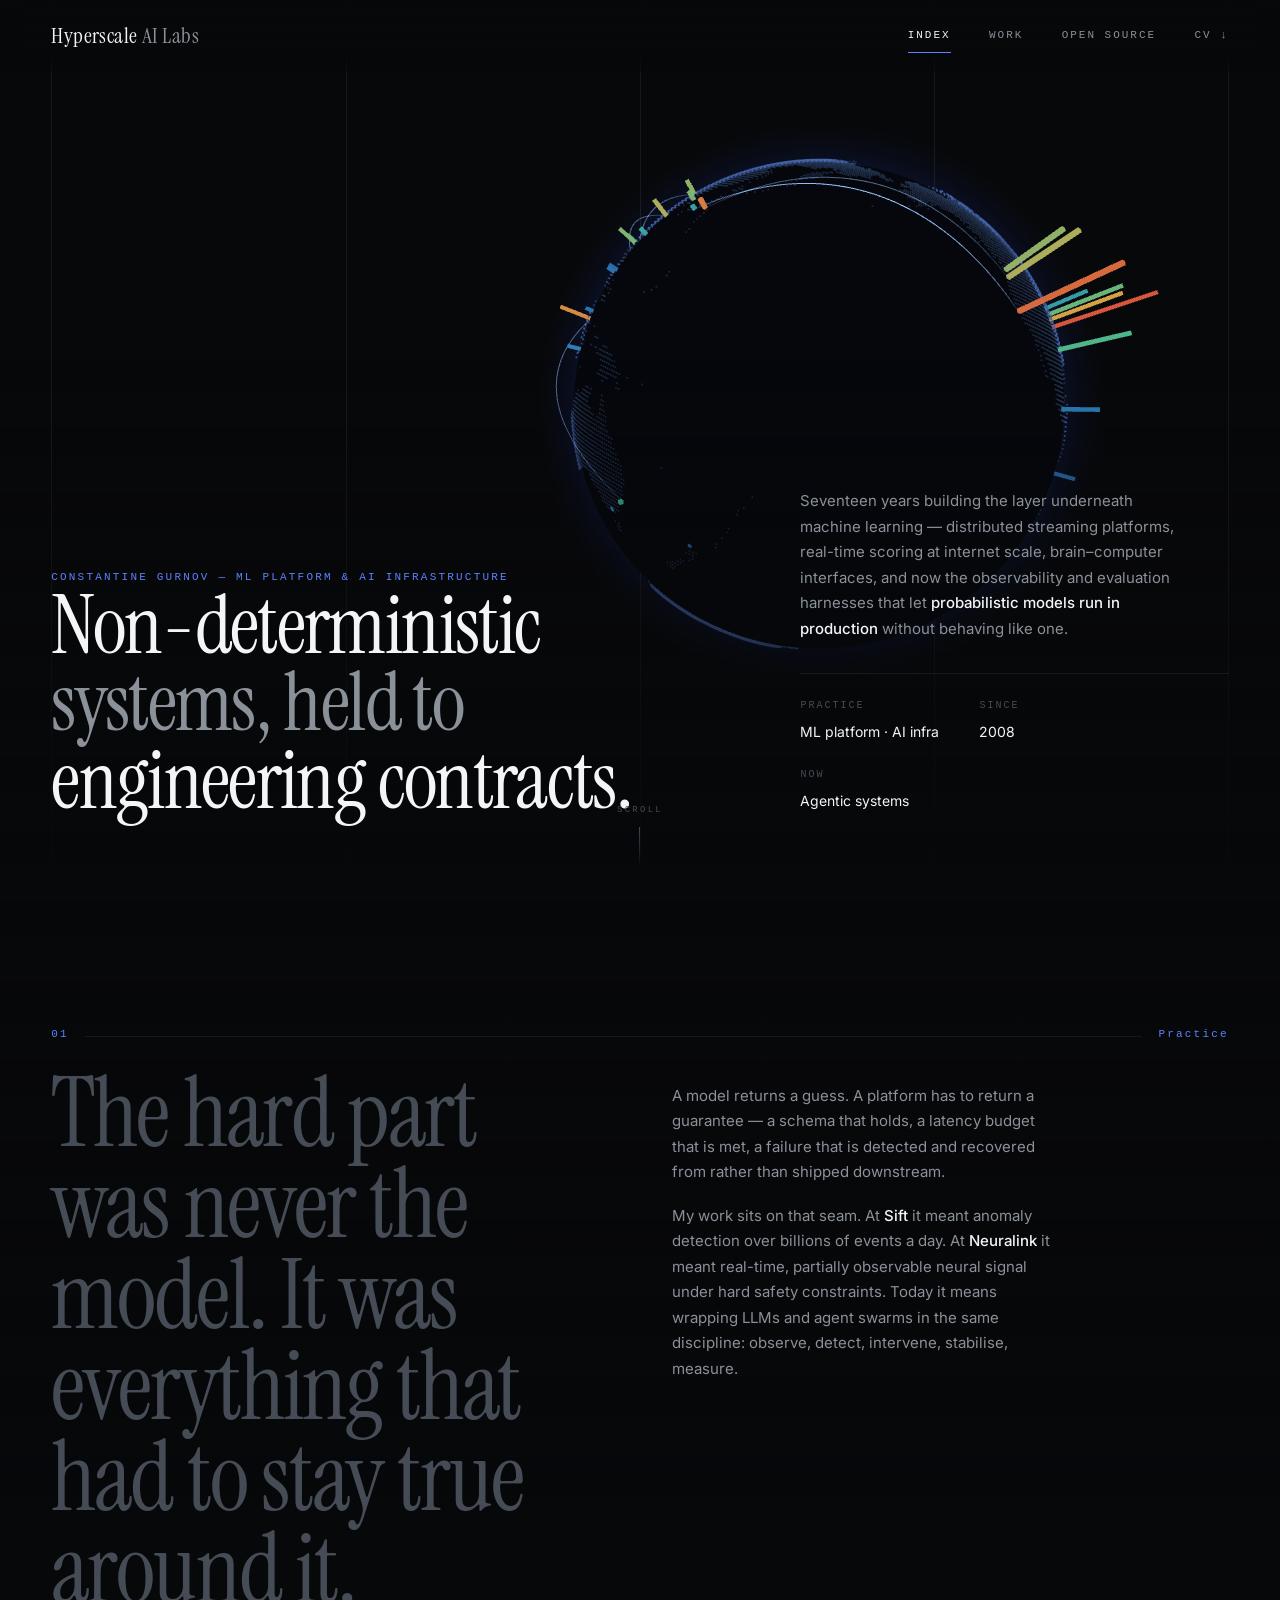
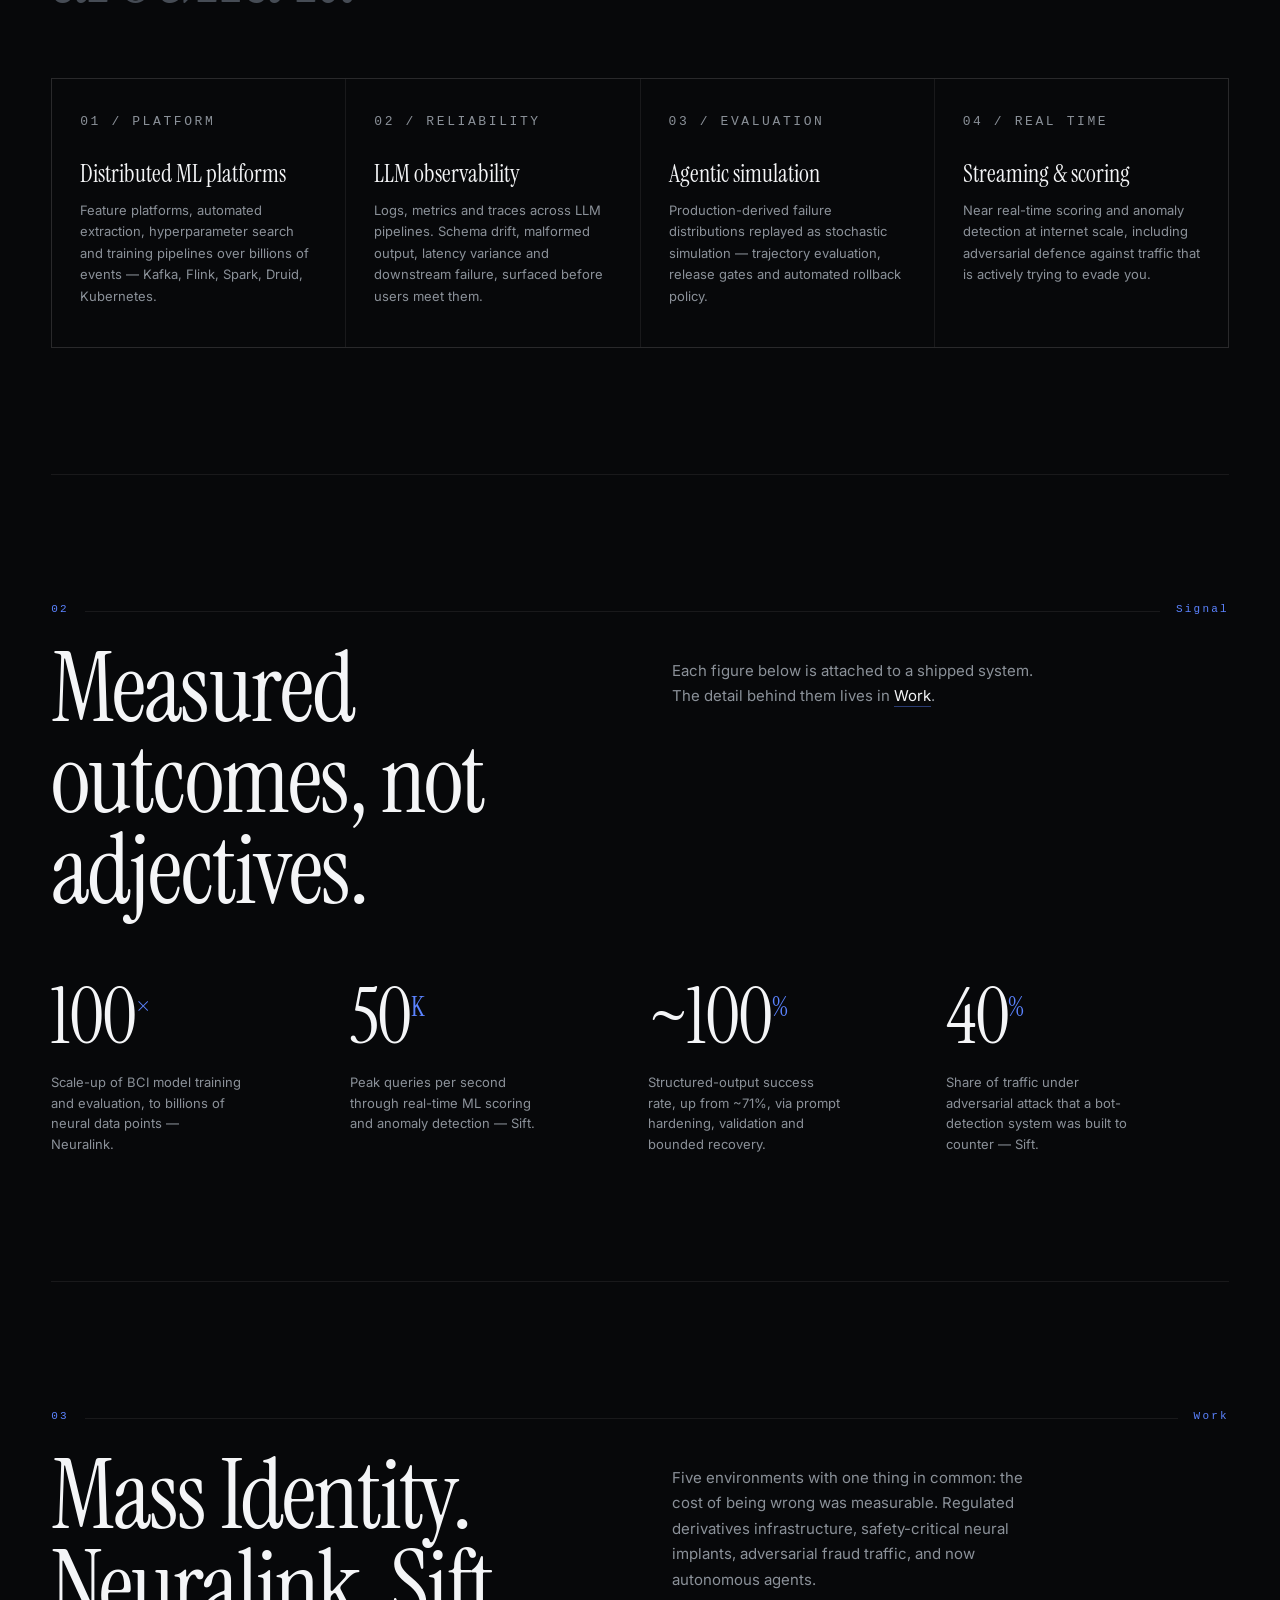
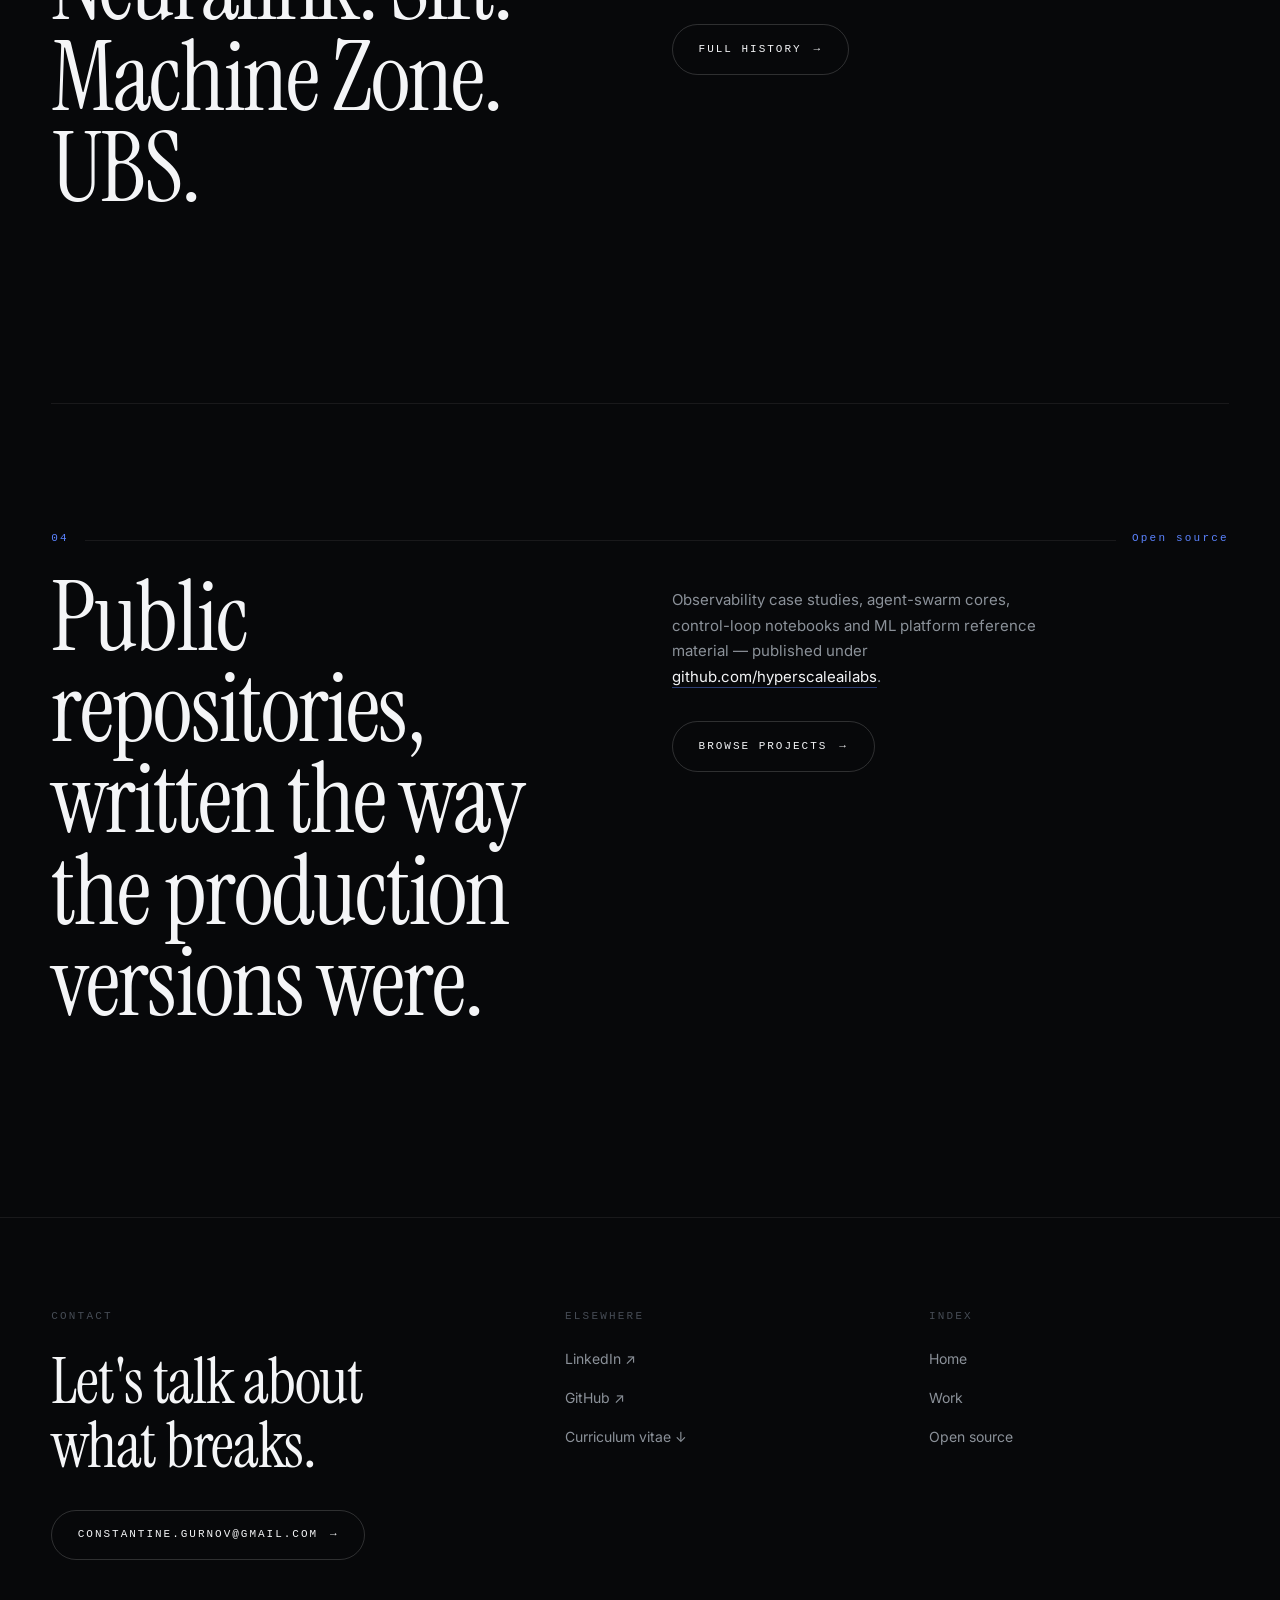
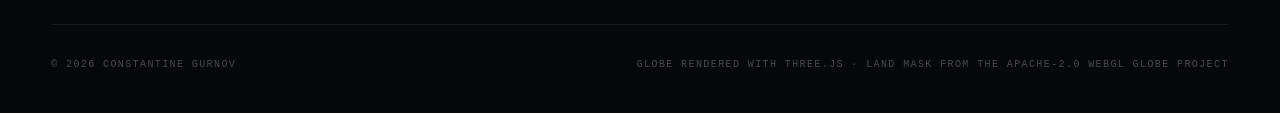
<file: index.html>
<!doctype html>
<html lang="en">
<head>
<meta charset="utf-8">
<meta name="viewport" content="width=device-width, initial-scale=1">
<title>Hyperscale AI Labs — Constantine Gurnov</title>
<meta name="description" content="Constantine Gurnov — ML platform, AI systems and AI infrastructure engineer. Large-scale distributed ML, LLM observability and reliability, agentic systems, evaluation.">
<meta name="author" content="Constantine Gurnov">
<link rel="canonical" href="https://hyperscaleailabs.github.io/">
<meta property="og:type" content="website">
<meta property="og:title" content="Hyperscale AI Labs — Constantine Gurnov">
<meta property="og:description" content="ML platform, AI systems and AI infrastructure engineering. Large-scale distributed ML, LLM observability and reliability, agentic systems, evaluation.">
<meta property="og:url" content="https://hyperscaleailabs.github.io/">
<meta name="twitter:card" content="summary_large_image">
<meta name="theme-color" content="#07080a">
<link rel="icon" href="assets/img/favicon.svg" type="image/svg+xml">
<link rel="preconnect" href="https://fonts.googleapis.com">
<link rel="preconnect" href="https://fonts.gstatic.com" crossorigin>
<link href="https://fonts.googleapis.com/css2?family=Instrument+Serif:ital@0;1&family=Inter:wght@400;500&display=swap" rel="stylesheet">
<link rel="stylesheet" href="assets/css/site.css">
</head>
<body>
<a class="skip-link" href="#main">Skip to content</a>
<div class="loader" aria-hidden="true"><div class="loader-arc"></div></div>
<div class="grid-rules" aria-hidden="true"><span></span><span></span><span></span><span></span></div>

<header class="nav">
  <div class="shell">
    <a class="brand" href="index.html">Hyperscale <em>AI Labs</em></a>
    <button class="nav-toggle" aria-expanded="false" aria-controls="nav-links">Menu</button>
    <ul class="nav-links" id="nav-links">
      <li><a href="index.html" aria-current="page">Index</a></li>
      <li><a href="work.html">Work</a></li>
      <li><a href="projects.html">Open Source</a></li>
      <li><a href="cv/Constantine_Gurnov_CV.pdf">CV ↓</a></li>
    </ul>
  </div>
</header>

<div id="globe" aria-hidden="true"></div>

<main id="main">

  <section class="hero">
    <div class="shell">
      <div>
        <p class="label label--accent">Constantine Gurnov — ML Platform &amp; AI Infrastructure</p>
        <h1 class="display hero-title">
          <span>Non-deterministic</span><span class="sub">systems, held to</span><span>engineering contracts.</span>
        </h1>
      </div>
      <div>
        <p class="body-col">
          Seventeen years building the layer underneath machine learning — distributed
          streaming platforms, real-time scoring at internet scale, brain–computer
          interfaces, and now the observability and evaluation harnesses that let
          <strong>probabilistic models run in production</strong> without behaving like one.
        </p>
        <dl class="hero-meta">
          <div><dt>Practice</dt><dd>ML platform · AI infra</dd></div>
          <div><dt>Since</dt><dd>2008</dd></div>
          <div><dt>Now</dt><dd>Agentic systems</dd></div>
        </dl>
      </div>
    </div>
    <p class="scroll-cue">Scroll</p>
  </section>

  <div class="scrim">
  <div class="shell">

    <section class="sec" id="practice">
      <div class="sec-index"><span class="num">01</span><span class="rule"></span><span class="num">Practice</span></div>
      <div class="sec-head">
        <h2 class="display d2 reveal-words">
          The hard part was never the model. It was everything that had to stay true around it.
        </h2>
        <div class="body-col rise">
          <p>
            A model returns a guess. A platform has to return a guarantee — a schema that
            holds, a latency budget that is met, a failure that is detected and recovered
            from rather than shipped downstream.
          </p>
          <p>
            My work sits on that seam. At <strong>Sift</strong> it meant anomaly detection over
            billions of events a day. At <strong>Neuralink</strong> it meant real-time,
            partially observable neural signal under hard safety constraints. Today it means
            wrapping LLMs and agent swarms in the same discipline: observe, detect, intervene,
            stabilise, measure.
          </p>
        </div>
      </div>

      <div class="cap-grid">
        <article class="cap rise" data-delay="0">
          <p class="label">01 / Platform</p>
          <h3>Distributed ML platforms</h3>
          <p>Feature platforms, automated extraction, hyperparameter search and training pipelines over billions of events — Kafka, Flink, Spark, Druid, Kubernetes.</p>
        </article>
        <article class="cap rise" data-delay="80">
          <p class="label">02 / Reliability</p>
          <h3>LLM observability</h3>
          <p>Logs, metrics and traces across LLM pipelines. Schema drift, malformed output, latency variance and downstream failure, surfaced before users meet them.</p>
        </article>
        <article class="cap rise" data-delay="160">
          <p class="label">03 / Evaluation</p>
          <h3>Agentic simulation</h3>
          <p>Production-derived failure distributions replayed as stochastic simulation — trajectory evaluation, release gates and automated rollback policy.</p>
        </article>
        <article class="cap rise" data-delay="240">
          <p class="label">04 / Real time</p>
          <h3>Streaming &amp; scoring</h3>
          <p>Near real-time scoring and anomaly detection at internet scale, including adversarial defence against traffic that is actively trying to evade you.</p>
        </article>
      </div>
    </section>

    <section class="sec" id="signal">
      <div class="sec-index"><span class="num">02</span><span class="rule"></span><span class="num">Signal</span></div>
      <div class="sec-head">
        <h2 class="display d2 reveal-words">Measured outcomes, not adjectives.</h2>
        <p class="body-col rise">
          Each figure below is attached to a shipped system. The detail behind them
          lives in <a class="link-u" href="work.html">Work</a>.
        </p>
      </div>
      <div class="metrics">
        <div class="metric rise" data-delay="0">
          <span class="fig">100<sup>×</sup></span>
          <p>Scale-up of BCI model training and evaluation, to billions of neural data points — Neuralink.</p>
        </div>
        <div class="metric rise" data-delay="80">
          <span class="fig">50<sup>K</sup></span>
          <p>Peak queries per second through real-time ML scoring and anomaly detection — Sift.</p>
        </div>
        <div class="metric rise" data-delay="160">
          <span class="fig">~100<sup>%</sup></span>
          <p>Structured-output success rate, up from ~71%, via prompt hardening, validation and bounded recovery.</p>
        </div>
        <div class="metric rise" data-delay="240">
          <span class="fig">40<sup>%</sup></span>
          <p>Share of traffic under adversarial attack that a bot-detection system was built to counter — Sift.</p>
        </div>
      </div>
    </section>

    <section class="sec" id="work-preview">
      <div class="sec-index"><span class="num">03</span><span class="rule"></span><span class="num">Work</span></div>
      <div class="sec-head">
        <h2 class="display d2 reveal-words">
          Mass Identity. Neuralink. Sift. Machine Zone. UBS.
        </h2>
        <div class="body-col rise">
          <p>
            Five environments with one thing in common: the cost of being wrong was
            measurable. Regulated derivatives infrastructure, safety-critical neural
            implants, adversarial fraud traffic, and now autonomous agents.
          </p>
          <p style="margin-top:2rem">
            <a class="btn" href="work.html">Full history <span class="arrow" aria-hidden="true">→</span></a>
          </p>
        </div>
      </div>
    </section>

    <section class="sec" id="os-preview">
      <div class="sec-index"><span class="num">04</span><span class="rule"></span><span class="num">Open source</span></div>
      <div class="sec-head">
        <h2 class="display d2 reveal-words">
          Public repositories, written the way the production versions were.
        </h2>
        <div class="body-col rise">
          <p>
            Observability case studies, agent-swarm cores, control-loop notebooks and
            ML platform reference material — published under
            <a class="link-u" href="https://github.com/hyperscaleailabs?tab=repositories" target="_blank" rel="noopener">github.com/hyperscaleailabs</a>.
          </p>
          <p style="margin-top:2rem">
            <a class="btn" href="projects.html">Browse projects <span class="arrow" aria-hidden="true">→</span></a>
          </p>
        </div>
      </div>
    </section>

  </div>
  </div>
</main>

<footer class="foot">
  <div class="shell">
    <div class="foot-grid">
      <div>
        <p class="label">Contact</p>
        <h2 class="display">Let's talk about<br>what breaks.</h2>
        <a class="btn" href="mailto:constantine.gurnov@gmail.com">constantine.gurnov@gmail.com <span class="arrow" aria-hidden="true">→</span></a>
      </div>
      <div>
        <p class="label">Elsewhere</p>
        <ul class="foot-list">
          <li><a href="https://www.linkedin.com/in/constantinegurnov/" target="_blank" rel="noopener">LinkedIn ↗</a></li>
          <li><a href="https://github.com/hyperscaleailabs" target="_blank" rel="noopener">GitHub ↗</a></li>
          <li><a href="cv/Constantine_Gurnov_CV.pdf">Curriculum vitae ↓</a></li>
        </ul>
      </div>
      <div>
        <p class="label">Index</p>
        <ul class="foot-list">
          <li><a href="index.html">Home</a></li>
          <li><a href="work.html">Work</a></li>
          <li><a href="projects.html">Open source</a></li>
        </ul>
      </div>
    </div>
    <div class="foot-base">
      <span>© <span data-year>2026</span> Constantine Gurnov</span>
      <span>Globe rendered with three.js · land mask from the Apache-2.0 WebGL Globe project</span>
    </div>
  </div>
</footer>

<script type="module" src="assets/js/globe.js"></script>
<script src="assets/js/site.js" defer></script>
</body>
</html>
</file>
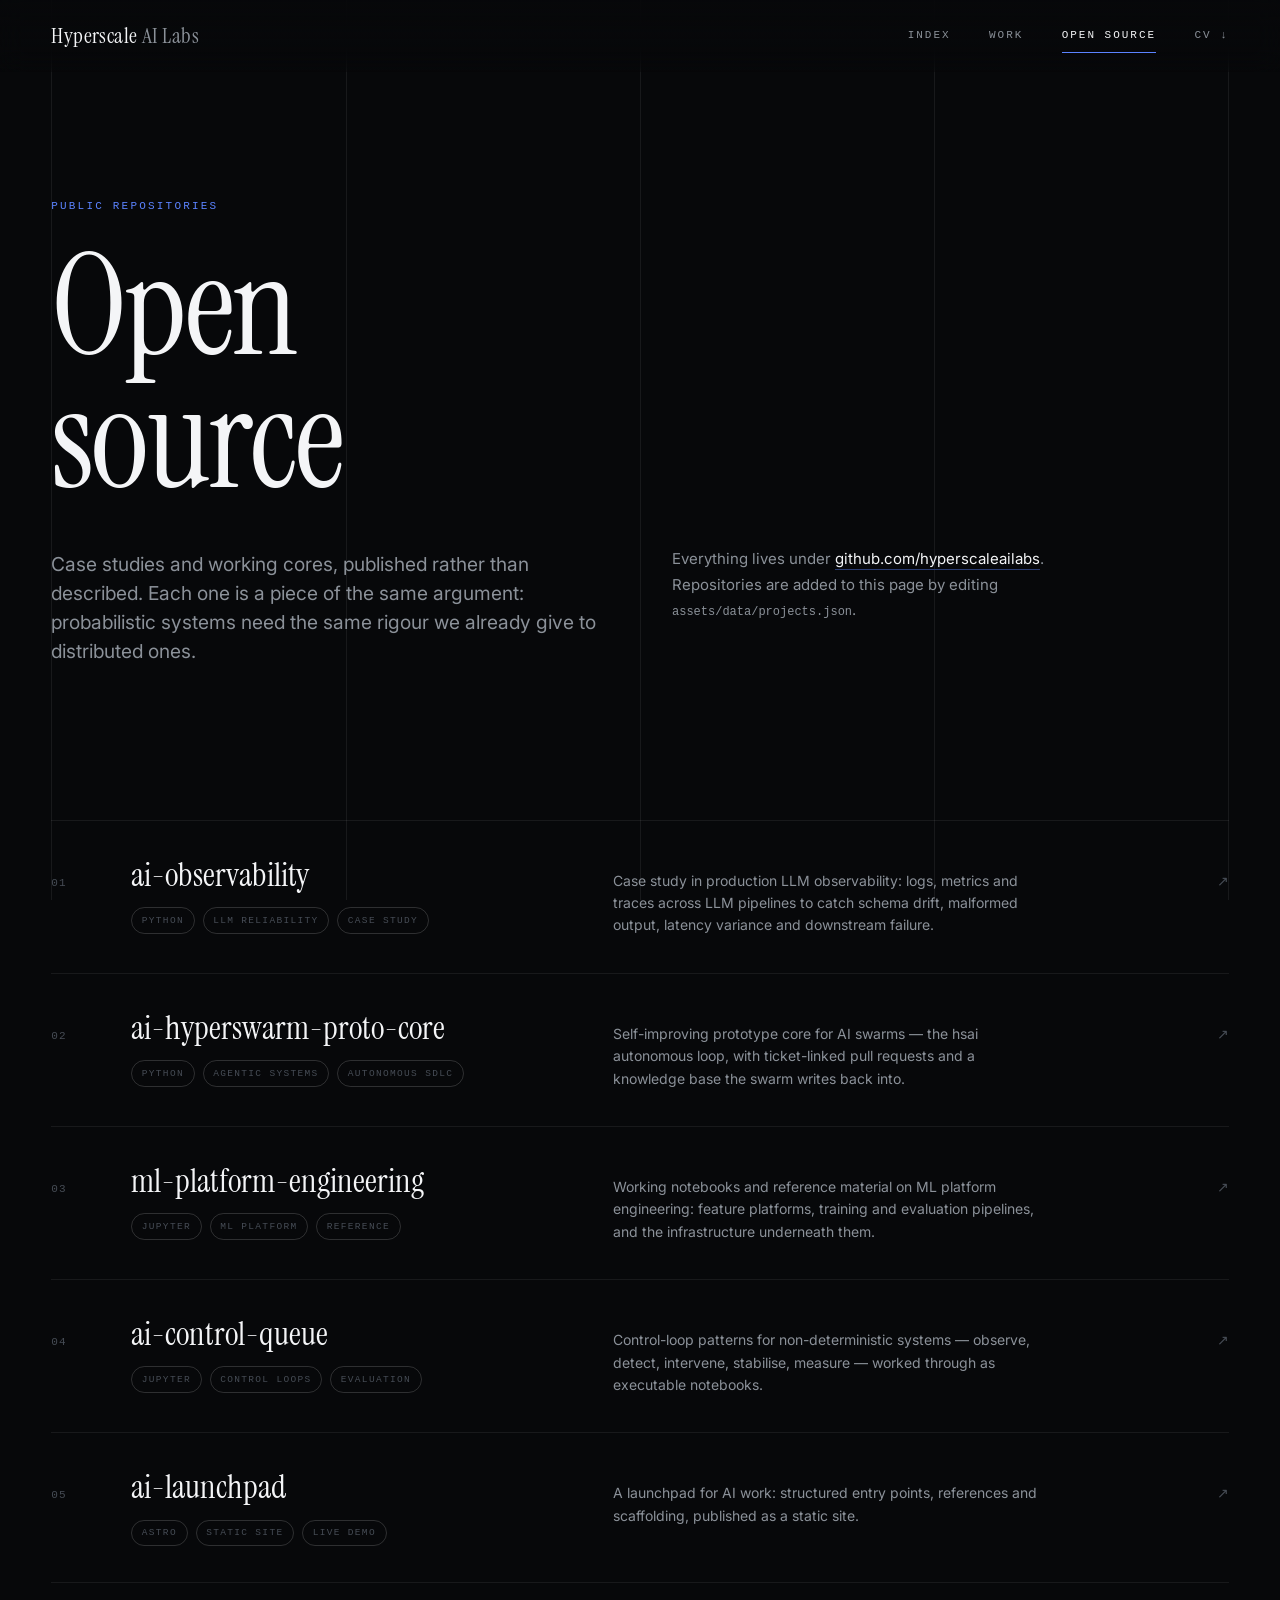
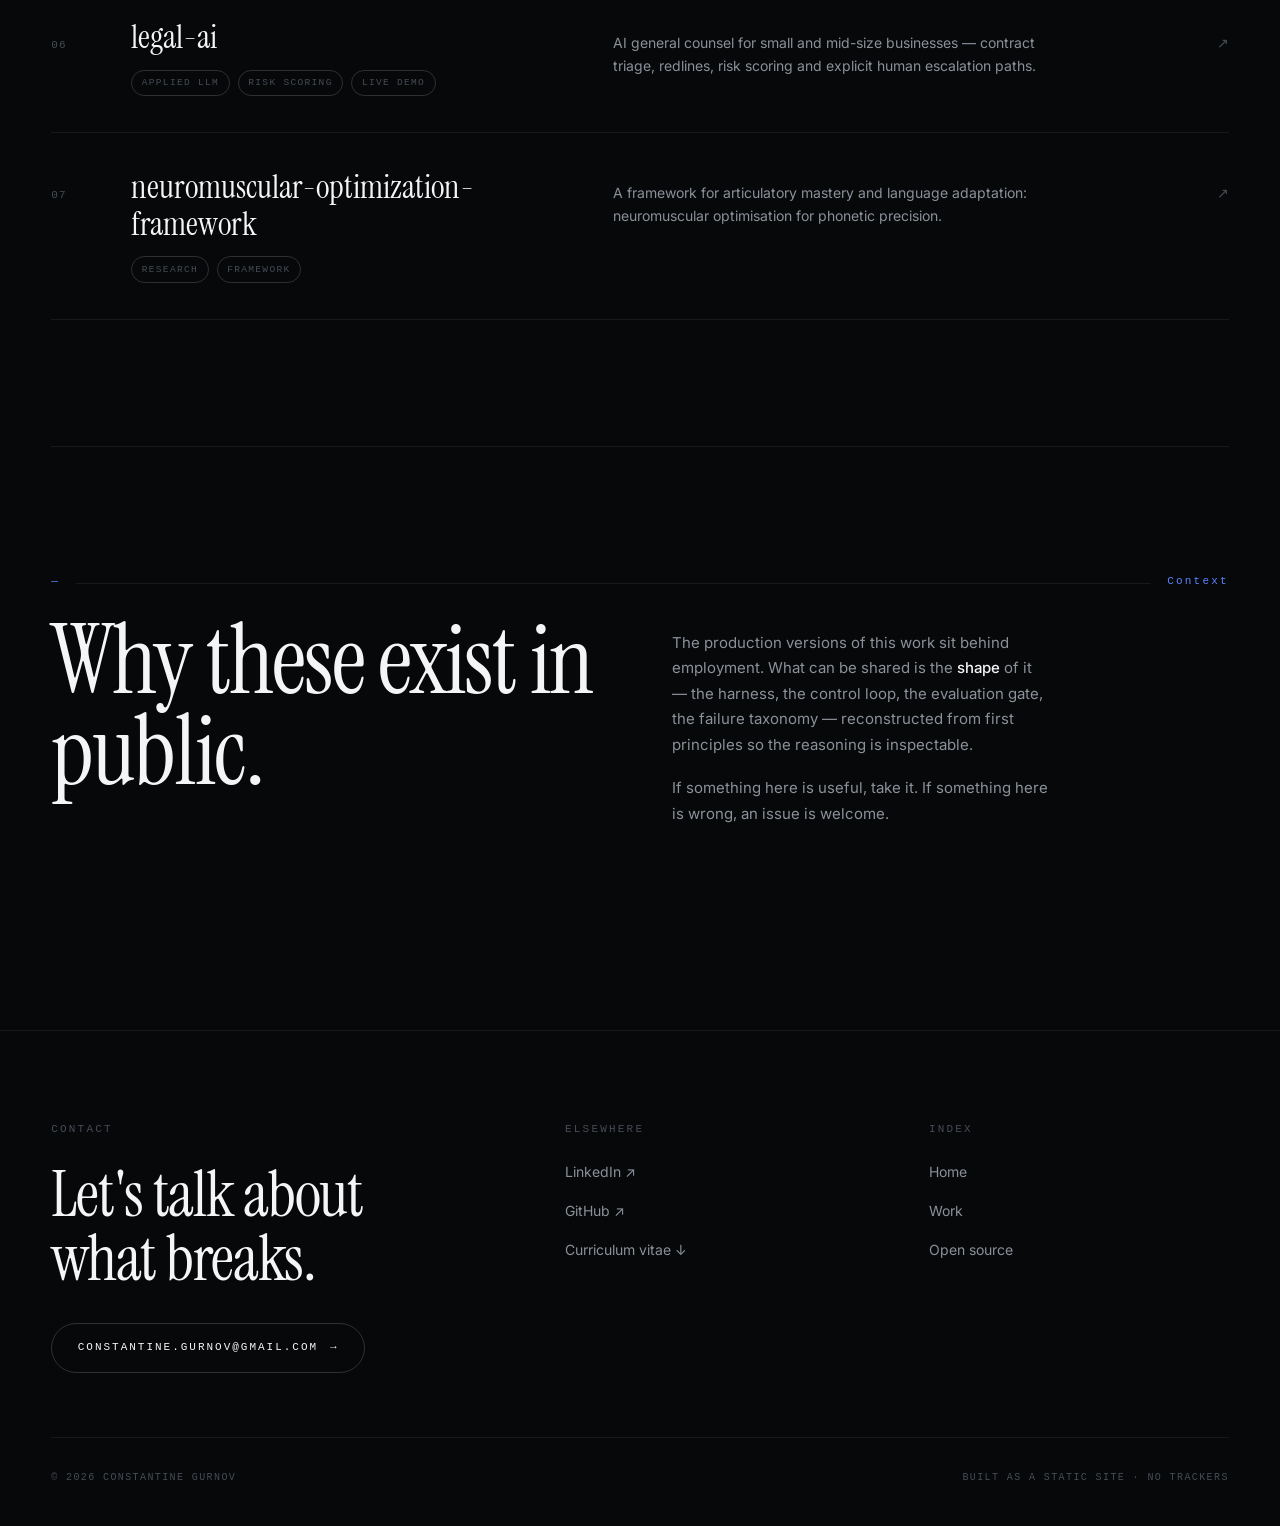
<file: projects.html>
<!doctype html>
<html lang="en">
<head>
<meta charset="utf-8">
<meta name="viewport" content="width=device-width, initial-scale=1">
<title>Open Source — Hyperscale AI Labs</title>
<meta name="description" content="Open source projects from Hyperscale AI Labs: LLM observability, agent swarm cores, control-loop notebooks and ML platform reference material.">
<link rel="canonical" href="https://hyperscaleailabs.github.io/projects.html">
<meta property="og:type" content="website">
<meta property="og:title" content="Open Source — Hyperscale AI Labs">
<meta property="og:description" content="LLM observability, agent swarm cores, control-loop notebooks and ML platform reference material.">
<meta name="theme-color" content="#07080a">
<link rel="icon" href="assets/img/favicon.svg" type="image/svg+xml">
<link rel="preconnect" href="https://fonts.googleapis.com">
<link rel="preconnect" href="https://fonts.gstatic.com" crossorigin>
<link href="https://fonts.googleapis.com/css2?family=Instrument+Serif:ital@0;1&family=Inter:wght@400;500&display=swap" rel="stylesheet">
<link rel="stylesheet" href="assets/css/site.css">
</head>
<body>
<a class="skip-link" href="#main">Skip to content</a>
<div class="grid-rules" aria-hidden="true"><span></span><span></span><span></span><span></span></div>

<header class="nav">
  <div class="shell">
    <a class="brand" href="index.html">Hyperscale <em>AI Labs</em></a>
    <button class="nav-toggle" aria-expanded="false" aria-controls="nav-links">Menu</button>
    <ul class="nav-links" id="nav-links">
      <li><a href="index.html">Index</a></li>
      <li><a href="work.html">Work</a></li>
      <li><a href="projects.html" aria-current="page">Open Source</a></li>
      <li><a href="cv/Constantine_Gurnov_CV.pdf">CV ↓</a></li>
    </ul>
  </div>
</header>

<main id="main">
<div class="shell">

  <header class="page-head">
    <p class="label label--accent">Public repositories</p>
    <h1 class="display d1" style="margin:1.5rem 0">Open<br>source</h1>
    <div class="sec-head">
      <p class="lede">
        Case studies and working cores, published rather than described. Each one is
        a piece of the same argument: probabilistic systems need the same rigour we
        already give to distributed ones.
      </p>
      <p class="body-col">
        Everything lives under
        <a class="link-u" href="https://github.com/hyperscaleailabs?tab=repositories" target="_blank" rel="noopener">github.com/hyperscaleailabs</a>.
        Repositories are added to this page by editing
        <code style="font-family:var(--mono);font-size:.8em">assets/data/projects.json</code>.
      </p>
    </div>
  </header>

  <section class="sec" style="padding-top:0">
    <div class="proj-list" id="proj-list">
      <!-- Rendered from assets/data/projects.json; this is the no-JS fallback. -->
      <noscript>
        <p class="body-col">
          Enable JavaScript for the full list, or browse the repositories directly at
          <a class="link-u" href="https://github.com/hyperscaleailabs?tab=repositories">github.com/hyperscaleailabs</a>.
        </p>
      </noscript>
    </div>
  </section>

  <section class="sec">
    <div class="sec-index"><span class="num">—</span><span class="rule"></span><span class="num">Context</span></div>
    <div class="sec-head">
      <h2 class="display d2 reveal-words">
        Why these exist in public.
      </h2>
      <div class="body-col rise">
        <p>
          The production versions of this work sit behind employment. What can be
          shared is the <strong>shape</strong> of it — the harness, the control loop, the
          evaluation gate, the failure taxonomy — reconstructed from first principles
          so the reasoning is inspectable.
        </p>
        <p>
          If something here is useful, take it. If something here is wrong, an issue
          is welcome.
        </p>
      </div>
    </div>
  </section>

</div>
</main>

<footer class="foot">
  <div class="shell">
    <div class="foot-grid">
      <div>
        <p class="label">Contact</p>
        <h2 class="display">Let's talk about<br>what breaks.</h2>
        <a class="btn" href="mailto:constantine.gurnov@gmail.com">constantine.gurnov@gmail.com <span class="arrow" aria-hidden="true">→</span></a>
      </div>
      <div>
        <p class="label">Elsewhere</p>
        <ul class="foot-list">
          <li><a href="https://www.linkedin.com/in/constantinegurnov/" target="_blank" rel="noopener">LinkedIn ↗</a></li>
          <li><a href="https://github.com/hyperscaleailabs" target="_blank" rel="noopener">GitHub ↗</a></li>
          <li><a href="cv/Constantine_Gurnov_CV.pdf">Curriculum vitae ↓</a></li>
        </ul>
      </div>
      <div>
        <p class="label">Index</p>
        <ul class="foot-list">
          <li><a href="index.html">Home</a></li>
          <li><a href="work.html">Work</a></li>
          <li><a href="projects.html">Open source</a></li>
        </ul>
      </div>
    </div>
    <div class="foot-base">
      <span>© <span data-year>2026</span> Constantine Gurnov</span>
      <span>Built as a static site · no trackers</span>
    </div>
  </div>
</footer>

<script src="assets/js/site.js" defer></script>
</body>
</html>
</file>
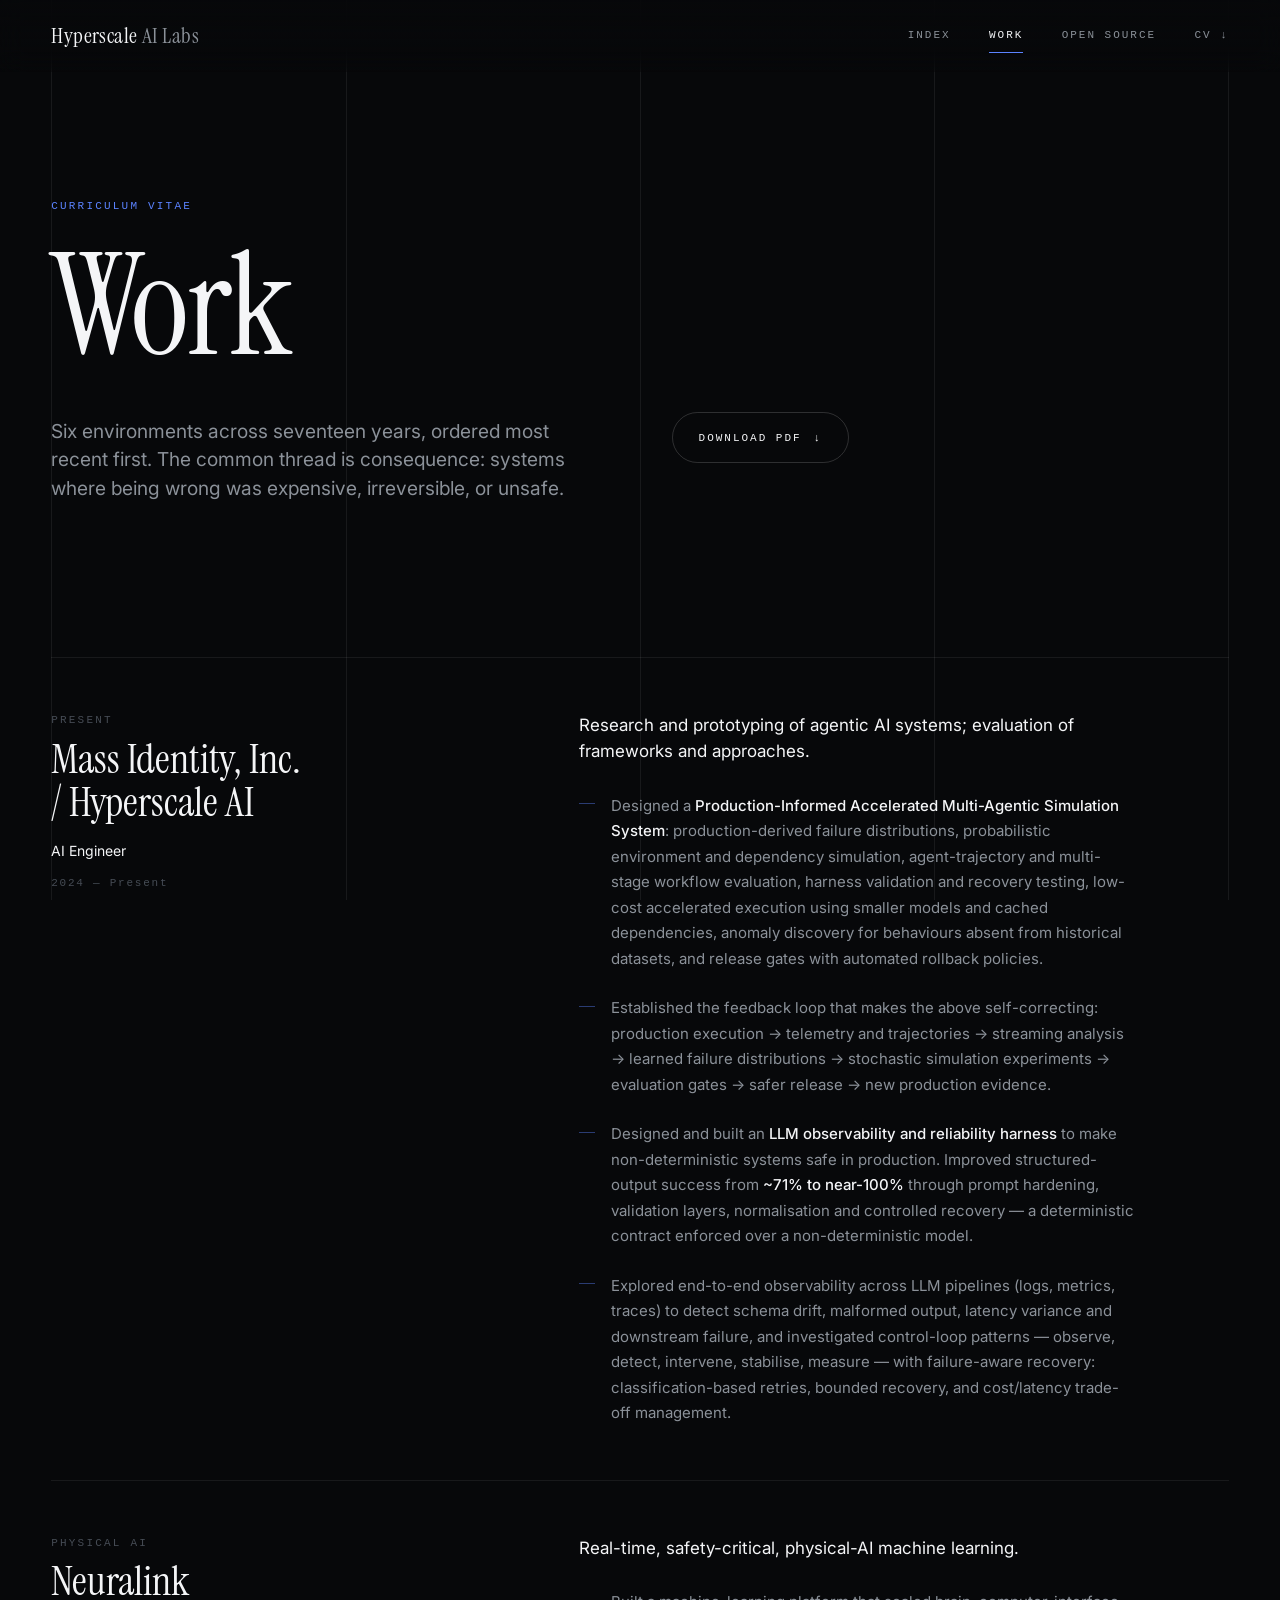
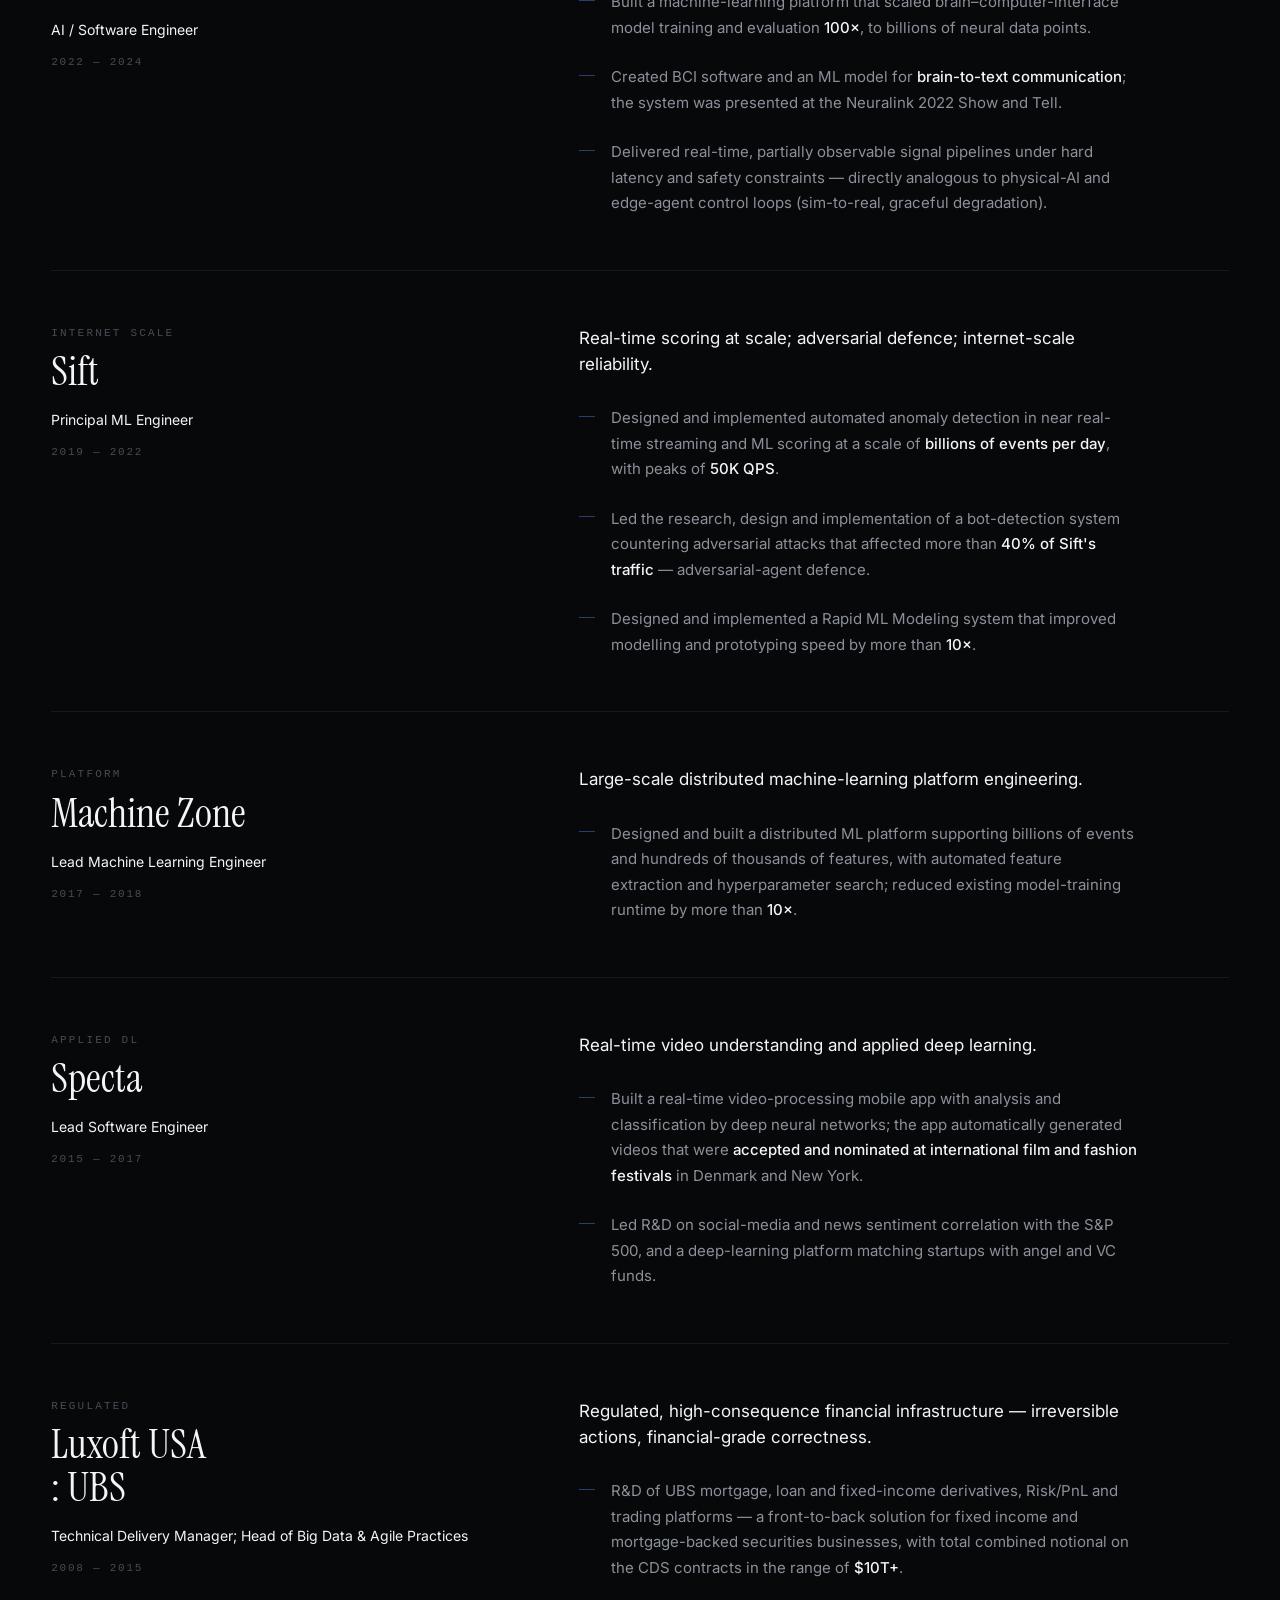
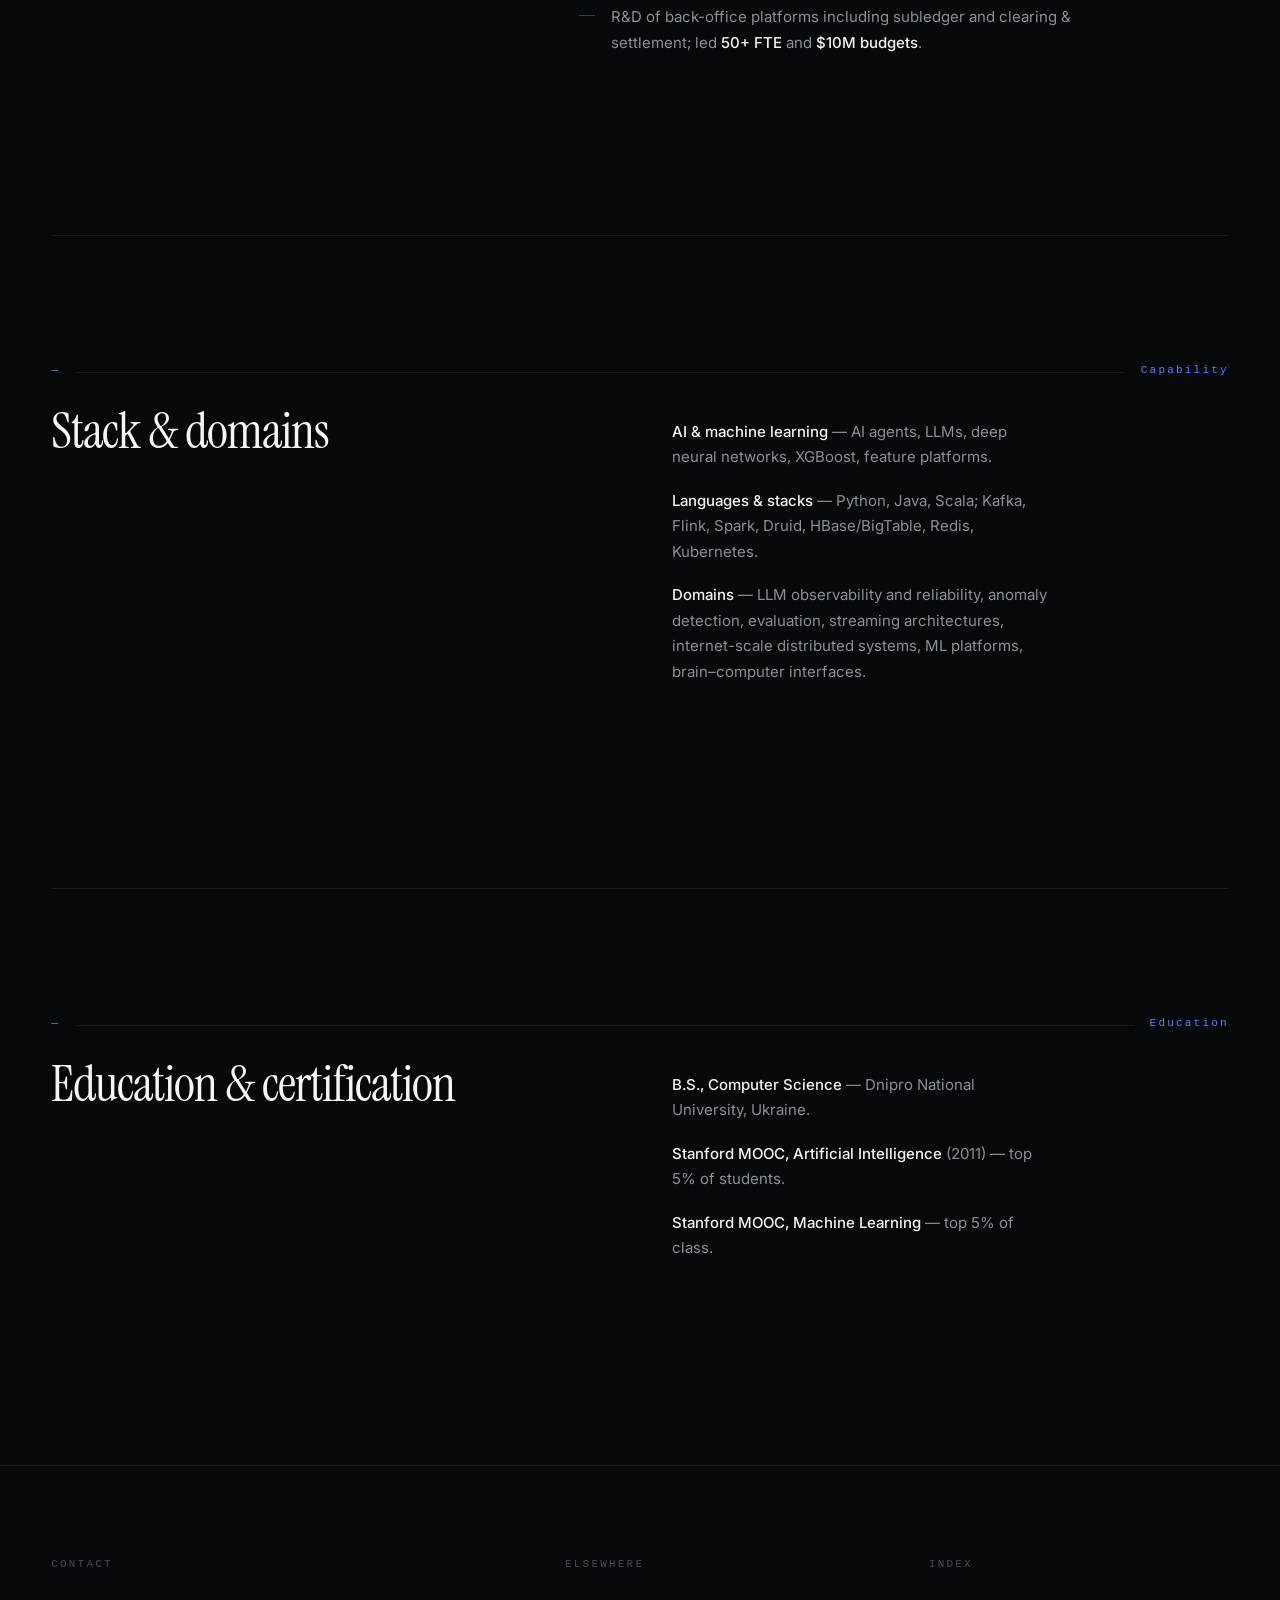
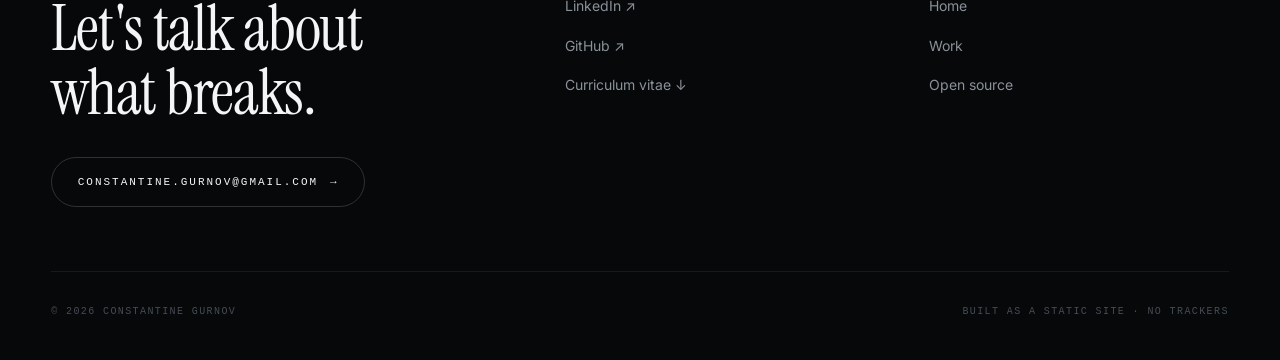
<file: work.html>
<!doctype html>
<html lang="en">
<head>
<meta charset="utf-8">
<meta name="viewport" content="width=device-width, initial-scale=1">
<title>Work — Hyperscale AI Labs</title>
<meta name="description" content="Professional history of Constantine Gurnov: Mass Identity / Hyperscale AI, Neuralink, Sift, Machine Zone, Specta, Luxoft USA : UBS.">
<link rel="canonical" href="https://hyperscaleailabs.github.io/work.html">
<meta property="og:type" content="profile">
<meta property="og:title" content="Work — Constantine Gurnov">
<meta property="og:description" content="Seventeen years of ML platform, AI systems and AI infrastructure engineering.">
<meta name="theme-color" content="#07080a">
<link rel="icon" href="assets/img/favicon.svg" type="image/svg+xml">
<link rel="preconnect" href="https://fonts.googleapis.com">
<link rel="preconnect" href="https://fonts.gstatic.com" crossorigin>
<link href="https://fonts.googleapis.com/css2?family=Instrument+Serif:ital@0;1&family=Inter:wght@400;500&display=swap" rel="stylesheet">
<link rel="stylesheet" href="assets/css/site.css">
</head>
<body>
<a class="skip-link" href="#main">Skip to content</a>
<div class="grid-rules" aria-hidden="true"><span></span><span></span><span></span><span></span></div>

<header class="nav">
  <div class="shell">
    <a class="brand" href="index.html">Hyperscale <em>AI Labs</em></a>
    <button class="nav-toggle" aria-expanded="false" aria-controls="nav-links">Menu</button>
    <ul class="nav-links" id="nav-links">
      <li><a href="index.html">Index</a></li>
      <li><a href="work.html" aria-current="page">Work</a></li>
      <li><a href="projects.html">Open Source</a></li>
      <li><a href="cv/Constantine_Gurnov_CV.pdf">CV ↓</a></li>
    </ul>
  </div>
</header>

<main id="main">
<div class="shell">

  <header class="page-head">
    <p class="label label--accent">Curriculum vitae</p>
    <h1 class="display d1" style="margin:1.5rem 0">Work</h1>
    <div class="sec-head">
      <p class="lede">
        Six environments across seventeen years, ordered most recent first. The
        common thread is consequence: systems where being wrong was expensive,
        irreversible, or unsafe.
      </p>
      <p class="body-col">
        <a class="btn" href="cv/Constantine_Gurnov_CV.pdf">Download PDF <span class="arrow" aria-hidden="true">↓</span></a>
      </p>
    </div>
  </header>

  <section class="sec" style="padding-top:0">

    <article class="role rise">
      <div class="role-id">
        <p class="label">Present</p>
        <span class="org">Mass Identity, Inc.<br>/ Hyperscale AI</span>
        <span class="title">AI Engineer</span>
        <span class="years">2024 — Present</span>
      </div>
      <div class="role-body">
        <p>Research and prototyping of agentic AI systems; evaluation of frameworks and approaches.</p>
        <ul class="bullets">
          <li>
            Designed a <strong>Production-Informed Accelerated Multi-Agentic Simulation System</strong>:
            production-derived failure distributions, probabilistic environment and dependency
            simulation, agent-trajectory and multi-stage workflow evaluation, harness validation
            and recovery testing, low-cost accelerated execution using smaller models and cached
            dependencies, anomaly discovery for behaviours absent from historical datasets, and
            release gates with automated rollback policies.
          </li>
          <li>
            Established the feedback loop that makes the above self-correcting: production
            execution → telemetry and trajectories → streaming analysis → learned failure
            distributions → stochastic simulation experiments → evaluation gates → safer
            release → new production evidence.
          </li>
          <li>
            Designed and built an <strong>LLM observability and reliability harness</strong> to make
            non-deterministic systems safe in production. Improved structured-output success
            from <strong>~71% to near-100%</strong> through prompt hardening, validation layers,
            normalisation and controlled recovery — a deterministic contract enforced over a
            non-deterministic model.
          </li>
          <li>
            Explored end-to-end observability across LLM pipelines (logs, metrics, traces) to
            detect schema drift, malformed output, latency variance and downstream failure, and
            investigated control-loop patterns — observe, detect, intervene, stabilise, measure —
            with failure-aware recovery: classification-based retries, bounded recovery, and
            cost/latency trade-off management.
          </li>
        </ul>
      </div>
    </article>

    <article class="role rise">
      <div class="role-id">
        <p class="label">Physical AI</p>
        <span class="org">Neuralink</span>
        <span class="title">AI / Software Engineer</span>
        <span class="years">2022 — 2024</span>
      </div>
      <div class="role-body">
        <p>Real-time, safety-critical, physical-AI machine learning.</p>
        <ul class="bullets">
          <li>
            Built a machine-learning platform that scaled brain–computer-interface model
            training and evaluation <strong>100×</strong>, to billions of neural data points.
          </li>
          <li>
            Created BCI software and an ML model for <strong>brain-to-text communication</strong>;
            the system was presented at the Neuralink 2022 Show and Tell.
          </li>
          <li>
            Delivered real-time, partially observable signal pipelines under hard latency and
            safety constraints — directly analogous to physical-AI and edge-agent control loops
            (sim-to-real, graceful degradation).
          </li>
        </ul>
      </div>
    </article>

    <article class="role rise">
      <div class="role-id">
        <p class="label">Internet scale</p>
        <span class="org">Sift</span>
        <span class="title">Principal ML Engineer</span>
        <span class="years">2019 — 2022</span>
      </div>
      <div class="role-body">
        <p>Real-time scoring at scale; adversarial defence; internet-scale reliability.</p>
        <ul class="bullets">
          <li>
            Designed and implemented automated anomaly detection in near real-time streaming
            and ML scoring at a scale of <strong>billions of events per day</strong>, with peaks
            of <strong>50K QPS</strong>.
          </li>
          <li>
            Led the research, design and implementation of a bot-detection system countering
            adversarial attacks that affected more than <strong>40% of Sift's traffic</strong> —
            adversarial-agent defence.
          </li>
          <li>
            Designed and implemented a Rapid ML Modeling system that improved modelling and
            prototyping speed by more than <strong>10×</strong>.
          </li>
        </ul>
      </div>
    </article>

    <article class="role rise">
      <div class="role-id">
        <p class="label">Platform</p>
        <span class="org">Machine Zone</span>
        <span class="title">Lead Machine Learning Engineer</span>
        <span class="years">2017 — 2018</span>
      </div>
      <div class="role-body">
        <p>Large-scale distributed machine-learning platform engineering.</p>
        <ul class="bullets">
          <li>
            Designed and built a distributed ML platform supporting billions of events and
            hundreds of thousands of features, with automated feature extraction and
            hyperparameter search; reduced existing model-training runtime by more than
            <strong>10×</strong>.
          </li>
        </ul>
      </div>
    </article>

    <article class="role rise">
      <div class="role-id">
        <p class="label">Applied DL</p>
        <span class="org">Specta</span>
        <span class="title">Lead Software Engineer</span>
        <span class="years">2015 — 2017</span>
      </div>
      <div class="role-body">
        <p>Real-time video understanding and applied deep learning.</p>
        <ul class="bullets">
          <li>
            Built a real-time video-processing mobile app with analysis and classification by
            deep neural networks; the app automatically generated videos that were
            <strong>accepted and nominated at international film and fashion festivals</strong>
            in Denmark and New York.
          </li>
          <li>
            Led R&amp;D on social-media and news sentiment correlation with the S&amp;P 500, and
            a deep-learning platform matching startups with angel and VC funds.
          </li>
        </ul>
      </div>
    </article>

    <article class="role rise">
      <div class="role-id">
        <p class="label">Regulated</p>
        <span class="org">Luxoft USA<br>: UBS</span>
        <span class="title">Technical Delivery Manager; Head of Big Data &amp; Agile Practices</span>
        <span class="years">2008 — 2015</span>
      </div>
      <div class="role-body">
        <p>Regulated, high-consequence financial infrastructure — irreversible actions, financial-grade correctness.</p>
        <ul class="bullets">
          <li>
            R&amp;D of UBS mortgage, loan and fixed-income derivatives, Risk/PnL and trading
            platforms — a front-to-back solution for fixed income and mortgage-backed securities
            businesses, with total combined notional on the CDS contracts in the range of
            <strong>$10T+</strong>.
          </li>
          <li>
            R&amp;D of back-office platforms including subledger and clearing &amp; settlement;
            led <strong>50+ FTE</strong> and <strong>$10M budgets</strong>.
          </li>
        </ul>
      </div>
    </article>

  </section>

  <section class="sec">
    <div class="sec-index"><span class="num">—</span><span class="rule"></span><span class="num">Capability</span></div>
    <div class="sec-head">
      <h2 class="display d3 reveal-words">Stack &amp; domains</h2>
      <div class="body-col rise">
        <p><strong>AI &amp; machine learning</strong> — AI agents, LLMs, deep neural networks, XGBoost, feature platforms.</p>
        <p><strong>Languages &amp; stacks</strong> — Python, Java, Scala; Kafka, Flink, Spark, Druid, HBase/BigTable, Redis, Kubernetes.</p>
        <p><strong>Domains</strong> — LLM observability and reliability, anomaly detection, evaluation, streaming architectures, internet-scale distributed systems, ML platforms, brain–computer interfaces.</p>
      </div>
    </div>
  </section>

  <section class="sec">
    <div class="sec-index"><span class="num">—</span><span class="rule"></span><span class="num">Education</span></div>
    <div class="sec-head">
      <h2 class="display d3 reveal-words">Education &amp; certification</h2>
      <div class="body-col rise">
        <p><strong>B.S., Computer Science</strong> — Dnipro National University, Ukraine.</p>
        <p><strong>Stanford MOOC, Artificial Intelligence</strong> (2011) — top 5% of students.</p>
        <p><strong>Stanford MOOC, Machine Learning</strong> — top 5% of class.</p>
      </div>
    </div>
  </section>

</div>
</main>

<footer class="foot">
  <div class="shell">
    <div class="foot-grid">
      <div>
        <p class="label">Contact</p>
        <h2 class="display">Let's talk about<br>what breaks.</h2>
        <a class="btn" href="mailto:constantine.gurnov@gmail.com">constantine.gurnov@gmail.com <span class="arrow" aria-hidden="true">→</span></a>
      </div>
      <div>
        <p class="label">Elsewhere</p>
        <ul class="foot-list">
          <li><a href="https://www.linkedin.com/in/constantinegurnov/" target="_blank" rel="noopener">LinkedIn ↗</a></li>
          <li><a href="https://github.com/hyperscaleailabs" target="_blank" rel="noopener">GitHub ↗</a></li>
          <li><a href="cv/Constantine_Gurnov_CV.pdf">Curriculum vitae ↓</a></li>
        </ul>
      </div>
      <div>
        <p class="label">Index</p>
        <ul class="foot-list">
          <li><a href="index.html">Home</a></li>
          <li><a href="work.html">Work</a></li>
          <li><a href="projects.html">Open source</a></li>
        </ul>
      </div>
    </div>
    <div class="foot-base">
      <span>© <span data-year>2026</span> Constantine Gurnov</span>
      <span>Built as a static site · no trackers</span>
    </div>
  </div>
</footer>

<script src="assets/js/site.js" defer></script>
</body>
</html>
</file>
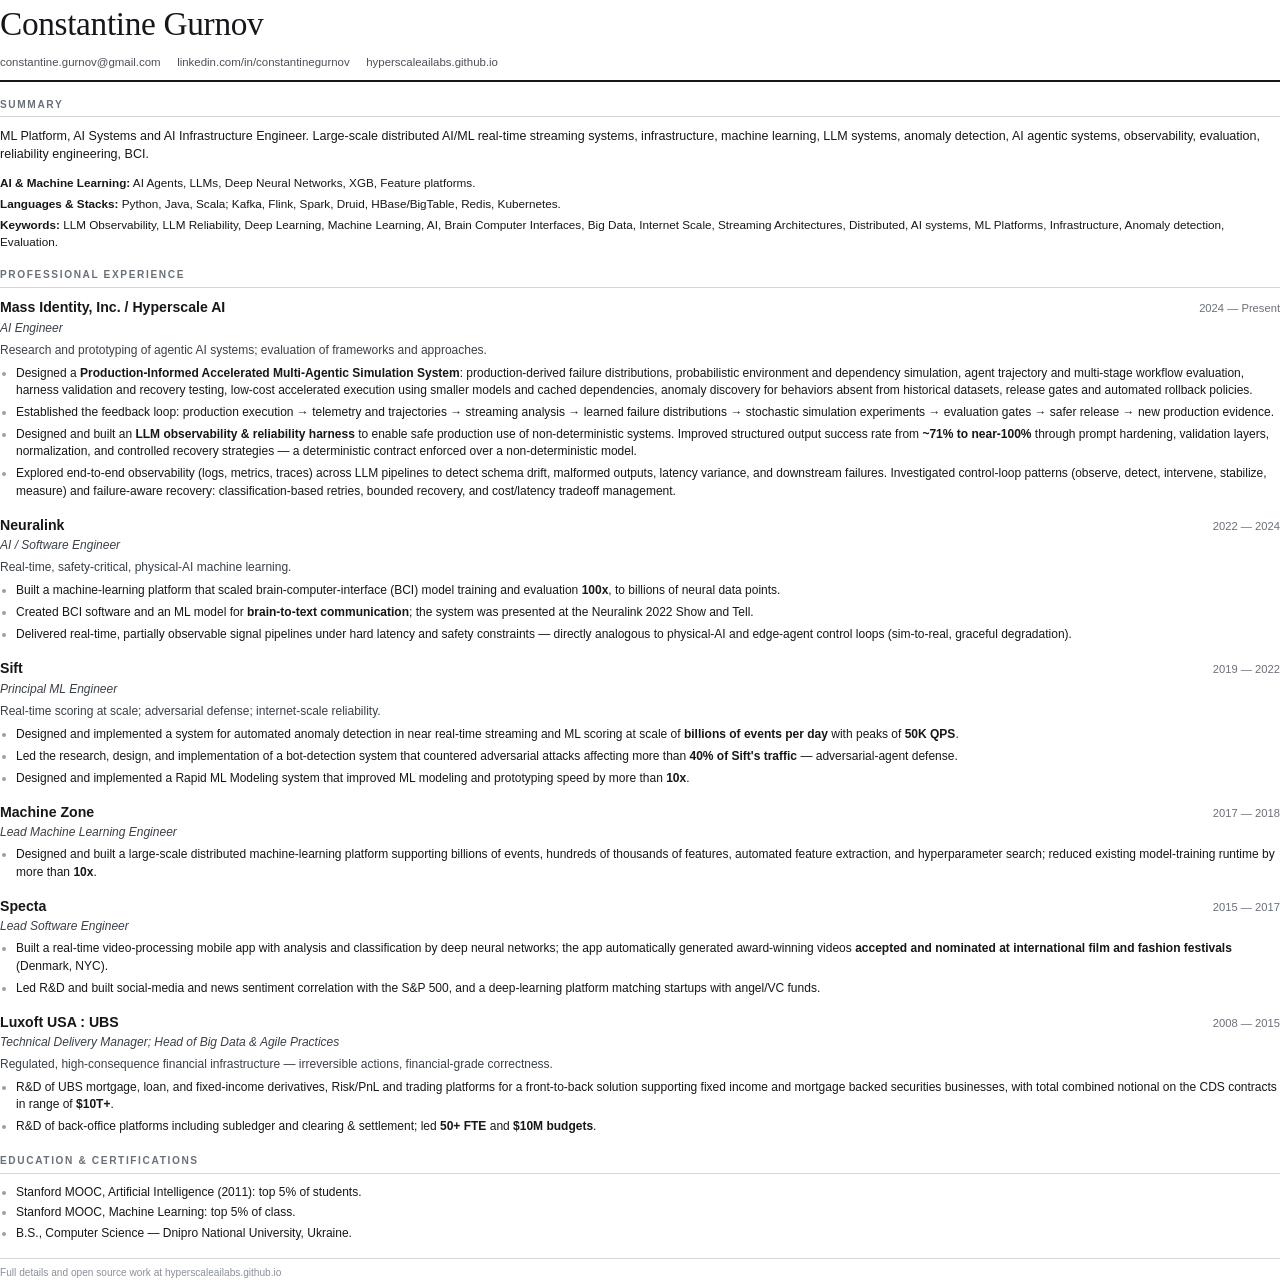
<file: tools/cv-print.html>
<!doctype html>
<html lang="en">
<head>
<meta charset="utf-8">
<title>Constantine Gurnov — Curriculum Vitae</title>
<style>
  @page { size: A4; margin: 16mm 15mm; }
  * { box-sizing: border-box; }
  body {
    margin: 0;
    font: 9.6pt/1.45 -apple-system, "Helvetica Neue", Helvetica, Arial, sans-serif;
    color: #15171a;
    background: #fff;
    -webkit-print-color-adjust: exact;
    print-color-adjust: exact;
  }
  a { color: #1a3fa0; text-decoration: none; }

  header { border-bottom: 1.5pt solid #15171a; padding-bottom: 7pt; margin-bottom: 12pt; }
  h1 {
    font-family: "Iowan Old Style", Georgia, serif;
    font-size: 25pt; font-weight: 400; letter-spacing: -.01em;
    margin: 0 0 4pt;
  }
  .contact { font-size: 8.6pt; color: #4a4f57; }
  .contact span { margin-right: 10pt; }

  h2 {
    font-size: 7.6pt; letter-spacing: .16em; text-transform: uppercase;
    color: #6a7078; font-weight: 600;
    margin: 14pt 0 7pt; padding-bottom: 3pt;
    border-bottom: .5pt solid #d3d7dd;
  }
  h2:first-of-type { margin-top: 0; }

  .summary { font-size: 9.4pt; margin: 0 0 8pt; }
  .kv { margin: 0 0 3pt; font-size: 8.8pt; }
  .kv b { font-weight: 600; }

  .role { margin-bottom: 11pt; page-break-inside: avoid; }
  .role-head {
    display: flex; justify-content: space-between; align-items: baseline;
    gap: 10pt; margin-bottom: 1.5pt;
  }
  .org { font-size: 10.6pt; font-weight: 600; }
  .yrs { font-size: 8.4pt; color: #6a7078; white-space: nowrap; }
  .title { font-size: 9pt; color: #3a4048; font-style: italic; margin-bottom: 3.5pt; }
  .role > p { margin: 0 0 4pt; font-size: 9pt; color: #3a4048; }
  ul { margin: 0; padding-left: 12pt; }
  li { margin-bottom: 3.5pt; font-size: 9pt; }
  li::marker { color: #9aa0a8; }
  strong { font-weight: 600; }

  .edu li { margin-bottom: 2.5pt; }
  footer {
    margin-top: 12pt; padding-top: 5pt; border-top: .5pt solid #d3d7dd;
    font-size: 7.6pt; color: #8a9099;
  }
</style>
</head>
<body>

<header>
  <h1>Constantine Gurnov</h1>
  <div class="contact">
    <span>constantine.gurnov@gmail.com</span>
    <span>linkedin.com/in/constantinegurnov</span>
    <span>hyperscaleailabs.github.io</span>
  </div>
</header>

<h2>Summary</h2>
<p class="summary">
  ML Platform, AI Systems and AI Infrastructure Engineer. Large-scale distributed AI/ML
  real-time streaming systems, infrastructure, machine learning, LLM systems, anomaly
  detection, AI agentic systems, observability, evaluation, reliability engineering, BCI.
</p>
<p class="kv"><b>AI &amp; Machine Learning:</b> AI Agents, LLMs, Deep Neural Networks, XGB, Feature platforms.</p>
<p class="kv"><b>Languages &amp; Stacks:</b> Python, Java, Scala; Kafka, Flink, Spark, Druid, HBase/BigTable, Redis, Kubernetes.</p>
<p class="kv"><b>Keywords:</b> LLM Observability, LLM Reliability, Deep Learning, Machine Learning, AI, Brain Computer Interfaces, Big Data, Internet Scale, Streaming Architectures, Distributed, AI systems, ML Platforms, Infrastructure, Anomaly detection, Evaluation.</p>

<h2>Professional Experience</h2>

<div class="role">
  <div class="role-head"><span class="org">Mass Identity, Inc. / Hyperscale AI</span><span class="yrs">2024 — Present</span></div>
  <div class="title">AI Engineer</div>
  <p>Research and prototyping of agentic AI systems; evaluation of frameworks and approaches.</p>
  <ul>
    <li>Designed a <strong>Production-Informed Accelerated Multi-Agentic Simulation System</strong>: production-derived failure distributions, probabilistic environment and dependency simulation, agent trajectory and multi-stage workflow evaluation, harness validation and recovery testing, low-cost accelerated execution using smaller models and cached dependencies, anomaly discovery for behaviors absent from historical datasets, release gates and automated rollback policies.</li>
    <li>Established the feedback loop: production execution → telemetry and trajectories → streaming analysis → learned failure distributions → stochastic simulation experiments → evaluation gates → safer release → new production evidence.</li>
    <li>Designed and built an <strong>LLM observability &amp; reliability harness</strong> to enable safe production use of non-deterministic systems. Improved structured output success rate from <strong>~71% to near-100%</strong> through prompt hardening, validation layers, normalization, and controlled recovery strategies — a deterministic contract enforced over a non-deterministic model.</li>
    <li>Explored end-to-end observability (logs, metrics, traces) across LLM pipelines to detect schema drift, malformed outputs, latency variance, and downstream failures. Investigated control-loop patterns (observe, detect, intervene, stabilize, measure) and failure-aware recovery: classification-based retries, bounded recovery, and cost/latency tradeoff management.</li>
  </ul>
</div>

<div class="role">
  <div class="role-head"><span class="org">Neuralink</span><span class="yrs">2022 — 2024</span></div>
  <div class="title">AI / Software Engineer</div>
  <p>Real-time, safety-critical, physical-AI machine learning.</p>
  <ul>
    <li>Built a machine-learning platform that scaled brain-computer-interface (BCI) model training and evaluation <strong>100x</strong>, to billions of neural data points.</li>
    <li>Created BCI software and an ML model for <strong>brain-to-text communication</strong>; the system was presented at the Neuralink 2022 Show and Tell.</li>
    <li>Delivered real-time, partially observable signal pipelines under hard latency and safety constraints — directly analogous to physical-AI and edge-agent control loops (sim-to-real, graceful degradation).</li>
  </ul>
</div>

<div class="role">
  <div class="role-head"><span class="org">Sift</span><span class="yrs">2019 — 2022</span></div>
  <div class="title">Principal ML Engineer</div>
  <p>Real-time scoring at scale; adversarial defense; internet-scale reliability.</p>
  <ul>
    <li>Designed and implemented a system for automated anomaly detection in near real-time streaming and ML scoring at scale of <strong>billions of events per day</strong> with peaks of <strong>50K QPS</strong>.</li>
    <li>Led the research, design, and implementation of a bot-detection system that countered adversarial attacks affecting more than <strong>40% of Sift's traffic</strong> — adversarial-agent defense.</li>
    <li>Designed and implemented a Rapid ML Modeling system that improved ML modeling and prototyping speed by more than <strong>10x</strong>.</li>
  </ul>
</div>

<div class="role">
  <div class="role-head"><span class="org">Machine Zone</span><span class="yrs">2017 — 2018</span></div>
  <div class="title">Lead Machine Learning Engineer</div>
  <ul>
    <li>Designed and built a large-scale distributed machine-learning platform supporting billions of events, hundreds of thousands of features, automated feature extraction, and hyperparameter search; reduced existing model-training runtime by more than <strong>10x</strong>.</li>
  </ul>
</div>

<div class="role">
  <div class="role-head"><span class="org">Specta</span><span class="yrs">2015 — 2017</span></div>
  <div class="title">Lead Software Engineer</div>
  <ul>
    <li>Built a real-time video-processing mobile app with analysis and classification by deep neural networks; the app automatically generated award-winning videos <strong>accepted and nominated at international film and fashion festivals</strong> (Denmark, NYC).</li>
    <li>Led R&amp;D and built social-media and news sentiment correlation with the S&amp;P 500, and a deep-learning platform matching startups with angel/VC funds.</li>
  </ul>
</div>

<div class="role">
  <div class="role-head"><span class="org">Luxoft USA : UBS</span><span class="yrs">2008 — 2015</span></div>
  <div class="title">Technical Delivery Manager; Head of Big Data &amp; Agile Practices</div>
  <p>Regulated, high-consequence financial infrastructure — irreversible actions, financial-grade correctness.</p>
  <ul>
    <li>R&amp;D of UBS mortgage, loan, and fixed-income derivatives, Risk/PnL and trading platforms for a front-to-back solution supporting fixed income and mortgage backed securities businesses, with total combined notional on the CDS contracts in range of <strong>$10T+</strong>.</li>
    <li>R&amp;D of back-office platforms including subledger and clearing &amp; settlement; led <strong>50+ FTE</strong> and <strong>$10M budgets</strong>.</li>
  </ul>
</div>

<h2>Education &amp; Certifications</h2>
<ul class="edu">
  <li>Stanford MOOC, Artificial Intelligence (2011): top 5% of students.</li>
  <li>Stanford MOOC, Machine Learning: top 5% of class.</li>
  <li>B.S., Computer Science — Dnipro National University, Ukraine.</li>
</ul>

<footer>Full details and open source work at hyperscaleailabs.github.io</footer>

</body>
</html>
</file>
<file: assets/css/site.css>
/* ========================================================================
   Hyperscale AI Labs — design system
   Dark museum ground, hairline column rules, high-contrast serif display,
   monospace micro-labels. Scroll-driven reveals.
   ======================================================================== */

:root {
  --bg:        #07080a;
  --bg-raise:  #0c0e12;
  --fg:        #f4f5f7;
  --fg-dim:    #8b9199;
  --fg-faint:  #464c55;
  --rule:      rgba(255, 255, 255, .07);
  --rule-lit:  rgba(255, 255, 255, .16);
  --accent:    #5b83ff;
  --accent-dim:#2a3c73;

  --serif: "Instrument Serif", "Iowan Old Style", Georgia, "Times New Roman", serif;
  --mono:  ui-monospace, SFMono-Regular, "SF Mono", Menlo, Consolas, monospace;
  --sans:  "Inter", -apple-system, BlinkMacSystemFont, "Segoe UI", Helvetica, Arial, sans-serif;

  --gutter: clamp(1.25rem, 4vw, 4rem);
  --maxw: 1600px;
  --nav-h: 4.5rem;

  --ease: cubic-bezier(.22, 1, .36, 1);
}

* { box-sizing: border-box; }

html {
  scroll-behavior: smooth;
  -webkit-text-size-adjust: 100%;
}

body {
  margin: 0;
  background: var(--bg);
  color: var(--fg);
  font-family: var(--sans);
  font-size: 16px;
  line-height: 1.6;
  -webkit-font-smoothing: antialiased;
  -moz-osx-font-smoothing: grayscale;
  overflow-x: hidden;
}

img { max-width: 100%; display: block; }

a {
  color: inherit;
  text-decoration: none;
  transition: color .3s var(--ease);
}

::selection { background: var(--accent); color: #fff; }

:focus-visible {
  outline: 1px solid var(--accent);
  outline-offset: 4px;
}

.skip-link {
  position: absolute;
  left: -9999px;
  top: 0;
  z-index: 200;
  background: var(--accent);
  color: #fff;
  padding: .75rem 1.25rem;
  font-family: var(--mono);
  font-size: .7rem;
  letter-spacing: .12em;
  text-transform: uppercase;
}
.skip-link:focus { left: 0; }

/* ---------------------------------------------------------------- layout */

.shell {
  position: relative;
  max-width: var(--maxw);
  margin: 0 auto;
  padding: 0 var(--gutter);
}

/* Fixed hairline columns — the museum grid, drawn behind everything. */
.grid-rules {
  position: fixed;
  inset: 0;
  z-index: 0;
  pointer-events: none;
  max-width: var(--maxw);
  margin: 0 auto;
  padding: 0 var(--gutter);
  display: grid;
  grid-template-columns: repeat(4, 1fr);
}
.grid-rules span {
  border-left: 1px solid var(--rule);
}
.grid-rules span:last-child {
  border-right: 1px solid var(--rule);
}
@media (max-width: 720px) {
  .grid-rules { grid-template-columns: repeat(2, 1fr); }
}

/* ------------------------------------------------------------------- nav */

.nav {
  position: fixed;
  top: 0; left: 0; right: 0;
  z-index: 100;
  height: var(--nav-h);
  display: flex;
  align-items: center;
  backdrop-filter: blur(14px);
  -webkit-backdrop-filter: blur(14px);
  background: linear-gradient(to bottom, rgba(7,8,10,.88), rgba(7,8,10,.4) 70%, transparent);
  transition: transform .5s var(--ease);
}
.nav[data-hidden="true"] { transform: translateY(-100%); }

.nav .shell {
  width: 100%;
  display: flex;
  align-items: center;
  justify-content: space-between;
  gap: 2rem;
}

.brand {
  font-family: var(--serif);
  font-size: 1.375rem;
  letter-spacing: .02em;
  white-space: nowrap;
}
.brand em {
  font-style: normal;
  color: var(--fg-dim);
}

.nav-links {
  display: flex;
  align-items: center;
  gap: clamp(1.25rem, 3vw, 3rem);
  list-style: none;
  margin: 0;
  padding: 0;
}
.nav-links a {
  position: relative;
  font-family: var(--mono);
  font-size: .6875rem;
  letter-spacing: .18em;
  text-transform: uppercase;
  color: var(--fg-dim);
  padding: .5rem 0;
  display: block;
}
.nav-links a::after {
  content: "";
  position: absolute;
  left: 0; bottom: 0;
  width: 100%;
  height: 1px;
  background: var(--accent);
  transform: scaleX(0);
  transform-origin: left;
  transition: transform .45s var(--ease);
}
.nav-links a:hover { color: var(--fg); }
.nav-links a:hover::after,
.nav-links a[aria-current="page"]::after { transform: scaleX(1); }
.nav-links a[aria-current="page"] { color: var(--fg); }

.nav-toggle {
  display: none;
  background: none;
  border: 0;
  color: var(--fg);
  cursor: pointer;
  padding: .5rem;
  font-family: var(--mono);
  font-size: .6875rem;
  letter-spacing: .18em;
  text-transform: uppercase;
}

@media (max-width: 720px) {
  .nav-toggle { display: block; }
  .nav-links {
    position: fixed;
    inset: var(--nav-h) 0 auto 0;
    flex-direction: column;
    align-items: flex-start;
    gap: 0;
    background: rgba(7,8,10,.97);
    backdrop-filter: blur(20px);
    padding: 1rem var(--gutter) 2rem;
    border-bottom: 1px solid var(--rule);
    transform: translateY(-8px);
    opacity: 0;
    pointer-events: none;
    transition: opacity .3s var(--ease), transform .3s var(--ease);
  }
  .nav-links[data-open="true"] {
    opacity: 1;
    transform: none;
    pointer-events: auto;
  }
  .nav-links a { font-size: .8125rem; padding: .9rem 0; }
}

/* ---------------------------------------------------------------- typography */

.display {
  font-family: var(--serif);
  font-weight: 400;
  line-height: .95;
  letter-spacing: -.02em;
  margin: 0;
}
.d1 { font-size: clamp(3rem, 11vw, 10.5rem); }
.d2 { font-size: clamp(2.5rem, 7.5vw, 6.5rem); }
.d3 { font-size: clamp(1.875rem, 4vw, 3.5rem); line-height: 1.05; }

.label {
  font-family: var(--mono);
  font-size: .6875rem;
  letter-spacing: .2em;
  text-transform: uppercase;
  color: var(--fg-faint);
  margin: 0;
}
.label--accent { color: var(--accent); }

.lede {
  font-size: clamp(1.0625rem, 1.5vw, 1.375rem);
  line-height: 1.5;
  color: var(--fg-dim);
  max-width: 46ch;
}

.body-col {
  font-size: .9375rem;
  line-height: 1.7;
  color: var(--fg-dim);
  max-width: 42ch;
}
.body-col p + p { margin-top: 1.2em; }
.body-col strong { color: var(--fg); font-weight: 500; }

/* Word-by-word scroll reveal (see site.js). */
.reveal-words .w {
  color: var(--fg-faint);
  transition: color .5s var(--ease);
}
.reveal-words .w[data-lit="1"] { color: var(--fg); }

/* Simple fade-and-rise for blocks. */
.rise {
  opacity: 0;
  transform: translateY(24px);
  transition: opacity .9s var(--ease), transform .9s var(--ease);
}
.rise[data-in="1"] { opacity: 1; transform: none; }

/* ---------------------------------------------------------------- hero */

.hero {
  position: relative;
  min-height: 100svh;
  display: flex;
  align-items: flex-end;
  padding-bottom: clamp(3rem, 8vh, 7rem);
  padding-top: calc(var(--nav-h) + 2rem);
  z-index: 1;
}

#globe {
  position: fixed;
  inset: 0;
  z-index: 0;
  pointer-events: auto;
}
#globe canvas { display: block; }

/* Keeps hero copy legible where it crosses the globe. Sits above the canvas
   (z-index 0) but below the hero content, and never swallows drag events. */
.hero::before {
  content: "";
  position: absolute;
  inset: 0;
  z-index: -1;
  pointer-events: none;
  background: linear-gradient(to bottom,
    transparent 0%,
    rgba(7, 8, 10, .55) 38%,
    rgba(7, 8, 10, .88) 68%,
    var(--bg) 100%);
}
@media (min-width: 900px) {
  .hero::before {
    background: linear-gradient(to bottom, transparent 40%, rgba(7, 8, 10, .72) 82%, var(--bg) 100%);
  }
}

.hero .shell {
  width: 100%;
  display: grid;
  grid-template-columns: 1fr;
  gap: 2.5rem;
  align-items: end;
}
@media (min-width: 900px) {
  .hero .shell { grid-template-columns: 1.6fr 1fr; gap: 4rem; }
}

.hero-title {
  font-size: clamp(2.25rem, 6.4vw, 6.5rem);
  margin-bottom: .5rem;
}
@media (max-height: 760px) and (min-width: 900px) {
  .hero-title { font-size: clamp(2rem, 4.6vw, 4.5rem); }
  .hero-meta { margin-top: 1.25rem; padding-top: 1rem; }
}
.hero-title > span { display: block; }
.hero-title .sub { color: var(--fg-dim); }

.hero-meta {
  display: flex;
  flex-wrap: wrap;
  gap: 1.5rem 2.5rem;
  margin-top: 2rem;
  padding-top: 1.5rem;
  border-top: 1px solid var(--rule);
}
.hero-meta div { min-width: 7rem; }
.hero-meta dt {
  font-family: var(--mono);
  font-size: .625rem;
  letter-spacing: .2em;
  text-transform: uppercase;
  color: var(--fg-faint);
  margin: 0 0 .4rem;
}
.hero-meta dd {
  margin: 0;
  font-size: .875rem;
  color: var(--fg);
}

.scroll-cue {
  position: absolute;
  bottom: 1.5rem;
  left: 50%;
  transform: translateX(-50%);
  font-family: var(--mono);
  font-size: .5625rem;
  letter-spacing: .25em;
  text-transform: uppercase;
  color: var(--fg-faint);
  display: flex;
  flex-direction: column;
  align-items: center;
  gap: .6rem;
  z-index: 2;
}
.scroll-cue::after {
  content: "";
  width: 1px;
  height: 2.5rem;
  background: linear-gradient(to bottom, var(--fg-faint), transparent);
  animation: cue 2.4s var(--ease) infinite;
}
@keyframes cue {
  0%   { transform: scaleY(0); transform-origin: top; }
  45%  { transform: scaleY(1); transform-origin: top; }
  55%  { transform: scaleY(1); transform-origin: bottom; }
  100% { transform: scaleY(0); transform-origin: bottom; }
}

/* Scrim so text stays legible over the globe. */
.scrim {
  position: relative;
  z-index: 1;
  background: linear-gradient(to bottom, transparent, var(--bg) 18%, var(--bg));
}

/* ---------------------------------------------------------------- sections */

section { position: relative; z-index: 1; }

.sec {
  padding: clamp(5rem, 14vh, 11rem) 0;
  border-top: 1px solid var(--rule);
}
.sec:first-of-type { border-top: 0; }

.sec-head {
  display: grid;
  gap: 1.5rem;
  grid-template-columns: 1fr;
  align-items: start;
  margin-bottom: clamp(3rem, 7vh, 6rem);
}
@media (min-width: 900px) {
  .sec-head { grid-template-columns: 1fr 1fr; gap: 4rem; }
}

.sec-index {
  display: flex;
  align-items: baseline;
  gap: 1rem;
  margin-bottom: 1.5rem;
}
.sec-index .num {
  font-family: var(--mono);
  font-size: .6875rem;
  letter-spacing: .2em;
  color: var(--accent);
}
.sec-index .rule {
  flex: 1;
  height: 1px;
  background: var(--rule);
}

/* ---------------------------------------------------------------- capability grid */

.cap-grid {
  display: grid;
  grid-template-columns: 1fr;
  gap: 1px;
  background: var(--rule);
  border: 1px solid var(--rule);
}
@media (min-width: 640px) { .cap-grid { grid-template-columns: repeat(2, 1fr); } }
@media (min-width: 1024px) { .cap-grid { grid-template-columns: repeat(4, 1fr); } }

.cap {
  background: var(--bg);
  padding: 2rem 1.75rem 2.5rem;
  transition: background .5s var(--ease);
}
.cap:hover { background: var(--bg-raise); }
.cap h3 {
  font-family: var(--serif);
  font-weight: 400;
  font-size: 1.5rem;
  line-height: 1.15;
  margin: 1.75rem 0 .75rem;
}
.cap p {
  margin: 0;
  font-size: .8125rem;
  line-height: 1.65;
  color: var(--fg-dim);
}

/* ---------------------------------------------------------------- metrics */

.metrics {
  display: grid;
  grid-template-columns: repeat(2, 1fr);
  gap: 2.5rem 1rem;
}
@media (min-width: 900px) { .metrics { grid-template-columns: repeat(4, 1fr); } }

.metric .fig {
  font-family: var(--serif);
  font-size: clamp(2.75rem, 6vw, 5rem);
  line-height: 1;
  letter-spacing: -.02em;
  display: block;
}
.metric .fig sup {
  font-size: .35em;
  vertical-align: super;
  color: var(--accent);
  letter-spacing: 0;
}
.metric p {
  margin: 1rem 0 0;
  font-size: .8125rem;
  line-height: 1.6;
  color: var(--fg-dim);
  max-width: 24ch;
}

/* ---------------------------------------------------------------- work / CV */

.role {
  display: grid;
  grid-template-columns: 1fr;
  gap: 1.5rem;
  padding: clamp(2.5rem, 6vh, 4.5rem) 0;
  border-top: 1px solid var(--rule);
}
@media (min-width: 900px) {
  .role { grid-template-columns: 1fr 1.4fr; gap: 4rem; }
}

.role-id .org {
  font-family: var(--serif);
  font-size: clamp(1.75rem, 3.2vw, 3rem);
  line-height: 1.05;
  margin: .5rem 0 1rem;
  display: block;
}
.role-id .title {
  font-size: .875rem;
  color: var(--fg);
  display: block;
  margin-bottom: .35rem;
}
.role-id .years {
  font-family: var(--mono);
  font-size: .6875rem;
  letter-spacing: .16em;
  color: var(--fg-faint);
}

.role-body > p:first-child {
  color: var(--fg);
  font-size: 1.0625rem;
  line-height: 1.55;
  margin: 0 0 1.75rem;
  max-width: 50ch;
}

.bullets {
  list-style: none;
  margin: 0;
  padding: 0;
  display: grid;
  gap: 1.5rem;
}
.bullets li {
  position: relative;
  padding-left: 2rem;
  font-size: .9375rem;
  line-height: 1.7;
  color: var(--fg-dim);
  max-width: 62ch;
}
.bullets li::before {
  content: "";
  position: absolute;
  left: 0;
  top: .7em;
  width: 1rem;
  height: 1px;
  background: var(--accent-dim);
}
.bullets strong { color: var(--fg); font-weight: 500; }

/* ---------------------------------------------------------------- projects */

.proj-list {
  border-top: 1px solid var(--rule);
}

.proj {
  display: block;
  position: relative;
  border-bottom: 1px solid var(--rule);
  padding: clamp(1.75rem, 4vh, 3rem) 0;
  transition: padding-left .6s var(--ease);
}
.proj:hover { padding-left: 1.5rem; }
.proj::before {
  content: "";
  position: absolute;
  left: -100vw; right: -100vw;
  top: 0; bottom: 0;
  background: var(--bg-raise);
  opacity: 0;
  transition: opacity .5s var(--ease);
  z-index: -1;
}
.proj:hover::before { opacity: 1; }

.proj-row {
  display: grid;
  grid-template-columns: 1fr;
  gap: 1rem;
  align-items: baseline;
}
@media (min-width: 900px) {
  .proj-row { grid-template-columns: 3rem 1.1fr 1.4fr auto; gap: 2rem; }
}

.proj .idx {
  font-family: var(--mono);
  font-size: .6875rem;
  letter-spacing: .1em;
  color: var(--fg-faint);
}
.proj h3 {
  font-family: var(--serif);
  font-weight: 400;
  font-size: clamp(1.5rem, 2.6vw, 2.25rem);
  line-height: 1.1;
  margin: 0;
  transition: color .4s var(--ease);
}
.proj:hover h3 { color: var(--accent); }
.proj .desc {
  margin: 0;
  font-size: .875rem;
  line-height: 1.6;
  color: var(--fg-dim);
  max-width: 48ch;
}
.proj-tags {
  display: flex;
  flex-wrap: wrap;
  gap: .5rem;
  margin-top: .85rem;
}
.tag {
  font-family: var(--mono);
  font-size: .5938rem;
  letter-spacing: .14em;
  text-transform: uppercase;
  color: var(--fg-faint);
  border: 1px solid var(--rule-lit);
  border-radius: 999px;
  padding: .3rem .6rem;
}
.proj .arrow {
  font-family: var(--mono);
  font-size: .875rem;
  color: var(--fg-faint);
  transition: transform .5s var(--ease), color .4s var(--ease);
  display: inline-block;
}
.proj:hover .arrow { transform: translate(4px, -4px); color: var(--accent); }

/* ---------------------------------------------------------------- links / buttons */

.btn {
  display: inline-flex;
  align-items: center;
  gap: .75rem;
  font-family: var(--mono);
  font-size: .6875rem;
  letter-spacing: .18em;
  text-transform: uppercase;
  color: var(--fg);
  border: 1px solid var(--rule-lit);
  padding: .95rem 1.6rem;
  border-radius: 999px;
  transition: border-color .4s var(--ease), background .4s var(--ease), color .4s var(--ease);
}
.btn:hover {
  border-color: var(--accent);
  background: var(--accent);
  color: #fff;
}
.btn .arrow { transition: transform .4s var(--ease); }
.btn:hover .arrow { transform: translateX(3px); }

.link-u {
  color: var(--fg);
  border-bottom: 1px solid var(--accent-dim);
  padding-bottom: 1px;
  transition: border-color .4s var(--ease), color .4s var(--ease);
}
.link-u:hover { border-color: var(--accent); color: var(--accent); }

/* ---------------------------------------------------------------- footer */

.foot {
  position: relative;
  z-index: 1;
  background: var(--bg);
  border-top: 1px solid var(--rule);
  padding: clamp(4rem, 10vh, 7rem) 0 2.5rem;
}
.foot-grid {
  display: grid;
  grid-template-columns: 1fr;
  gap: 3rem;
  margin-bottom: 4rem;
}
@media (min-width: 900px) {
  .foot-grid { grid-template-columns: 1.5fr 1fr 1fr; gap: 4rem; }
}
.foot h2 {
  font-family: var(--serif);
  font-weight: 400;
  font-size: clamp(2rem, 5vw, 4rem);
  line-height: 1;
  margin: 1.5rem 0 2rem;
}
.foot-list {
  list-style: none;
  margin: 1.25rem 0 0;
  padding: 0;
  display: grid;
  gap: .85rem;
}
.foot-list a {
  font-size: .875rem;
  color: var(--fg-dim);
}
.foot-list a:hover { color: var(--fg); }

.foot-base {
  display: flex;
  flex-wrap: wrap;
  gap: 1rem 2rem;
  justify-content: space-between;
  align-items: center;
  padding-top: 2rem;
  border-top: 1px solid var(--rule);
  font-family: var(--mono);
  font-size: .625rem;
  letter-spacing: .14em;
  text-transform: uppercase;
  color: var(--fg-faint);
}

/* ---------------------------------------------------------------- misc */

.page-head {
  padding: calc(var(--nav-h) + clamp(4rem, 14vh, 9rem)) 0 clamp(3rem, 8vh, 6rem);
}

.loader {
  position: fixed;
  inset: 0;
  z-index: 300;
  background: var(--bg);
  display: grid;
  place-items: center;
  transition: opacity .8s var(--ease), visibility .8s;
}
.loader[data-done="1"] { opacity: 0; visibility: hidden; }
.loader-arc {
  width: 6rem; height: 6rem;
  border-radius: 50%;
  border: 1px solid var(--rule);
  border-top-color: var(--fg);
  animation: spin 1.1s linear infinite;
}
@keyframes spin { to { transform: rotate(360deg); } }

/* The cue collides with the hero meta on short screens. */
@media (max-width: 720px), (max-height: 860px) {
  .scroll-cue { display: none; }
}
@media (max-width: 480px) {
  .hero .label { letter-spacing: .12em; font-size: .625rem; }
  .hero-meta { gap: 1.1rem 1.75rem; }
}

@media (prefers-reduced-motion: reduce) {
  html { scroll-behavior: auto; }
  *, *::before, *::after {
    animation-duration: .001ms !important;
    animation-iteration-count: 1 !important;
    transition-duration: .001ms !important;
  }
  .rise { opacity: 1; transform: none; }
  .reveal-words .w { color: var(--fg); }
}
</file>
